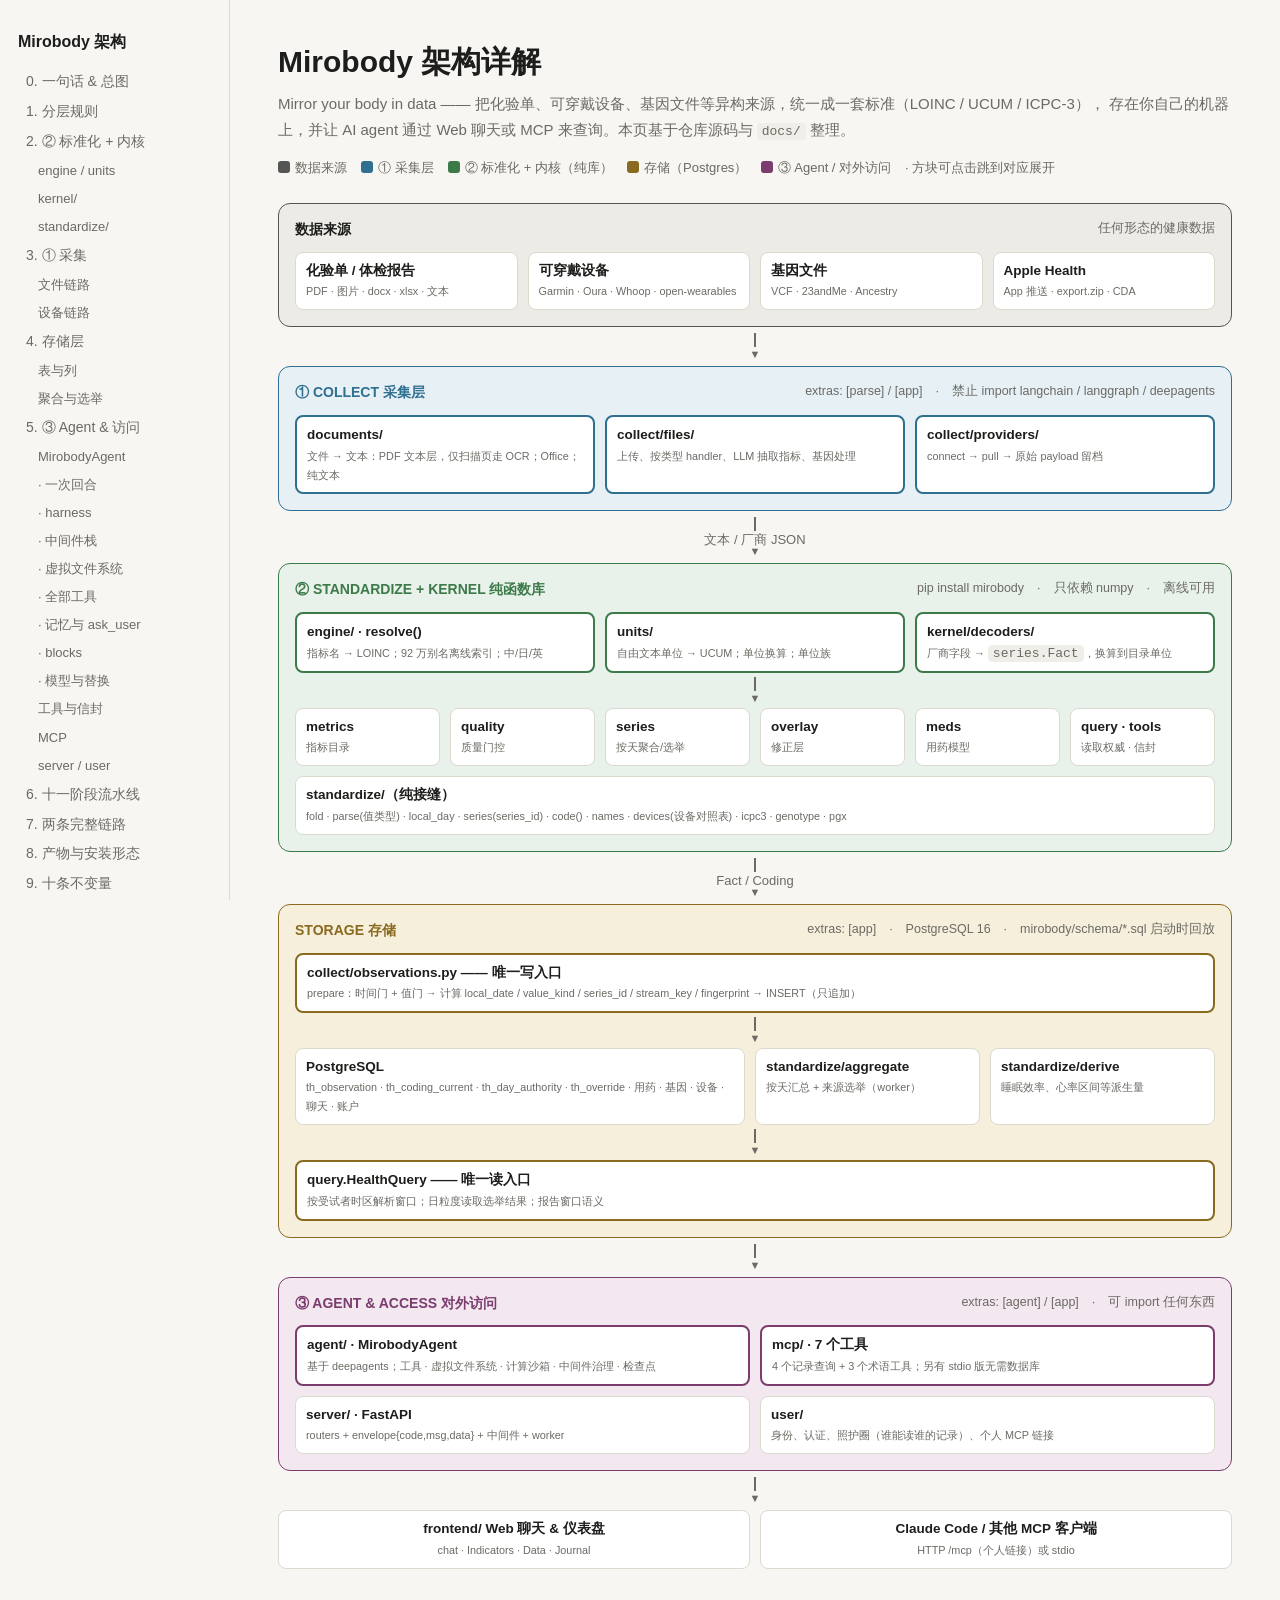
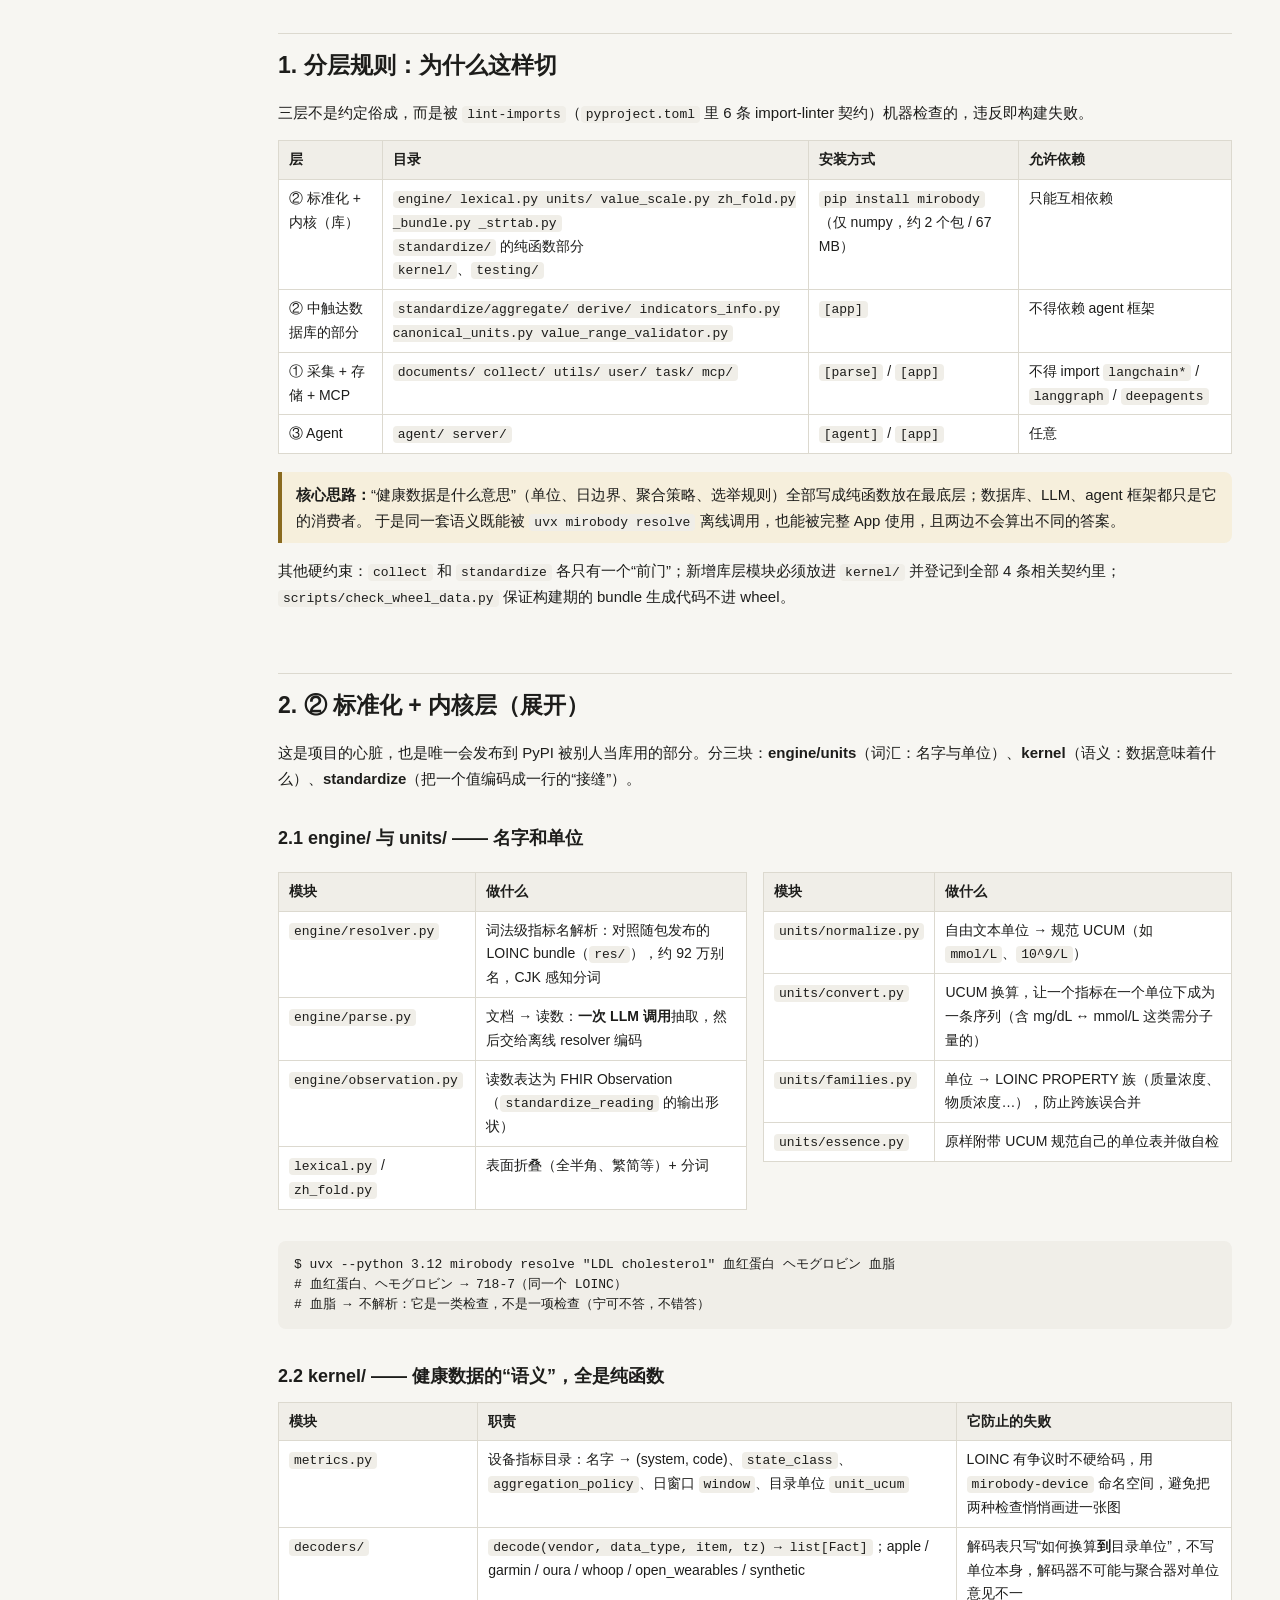
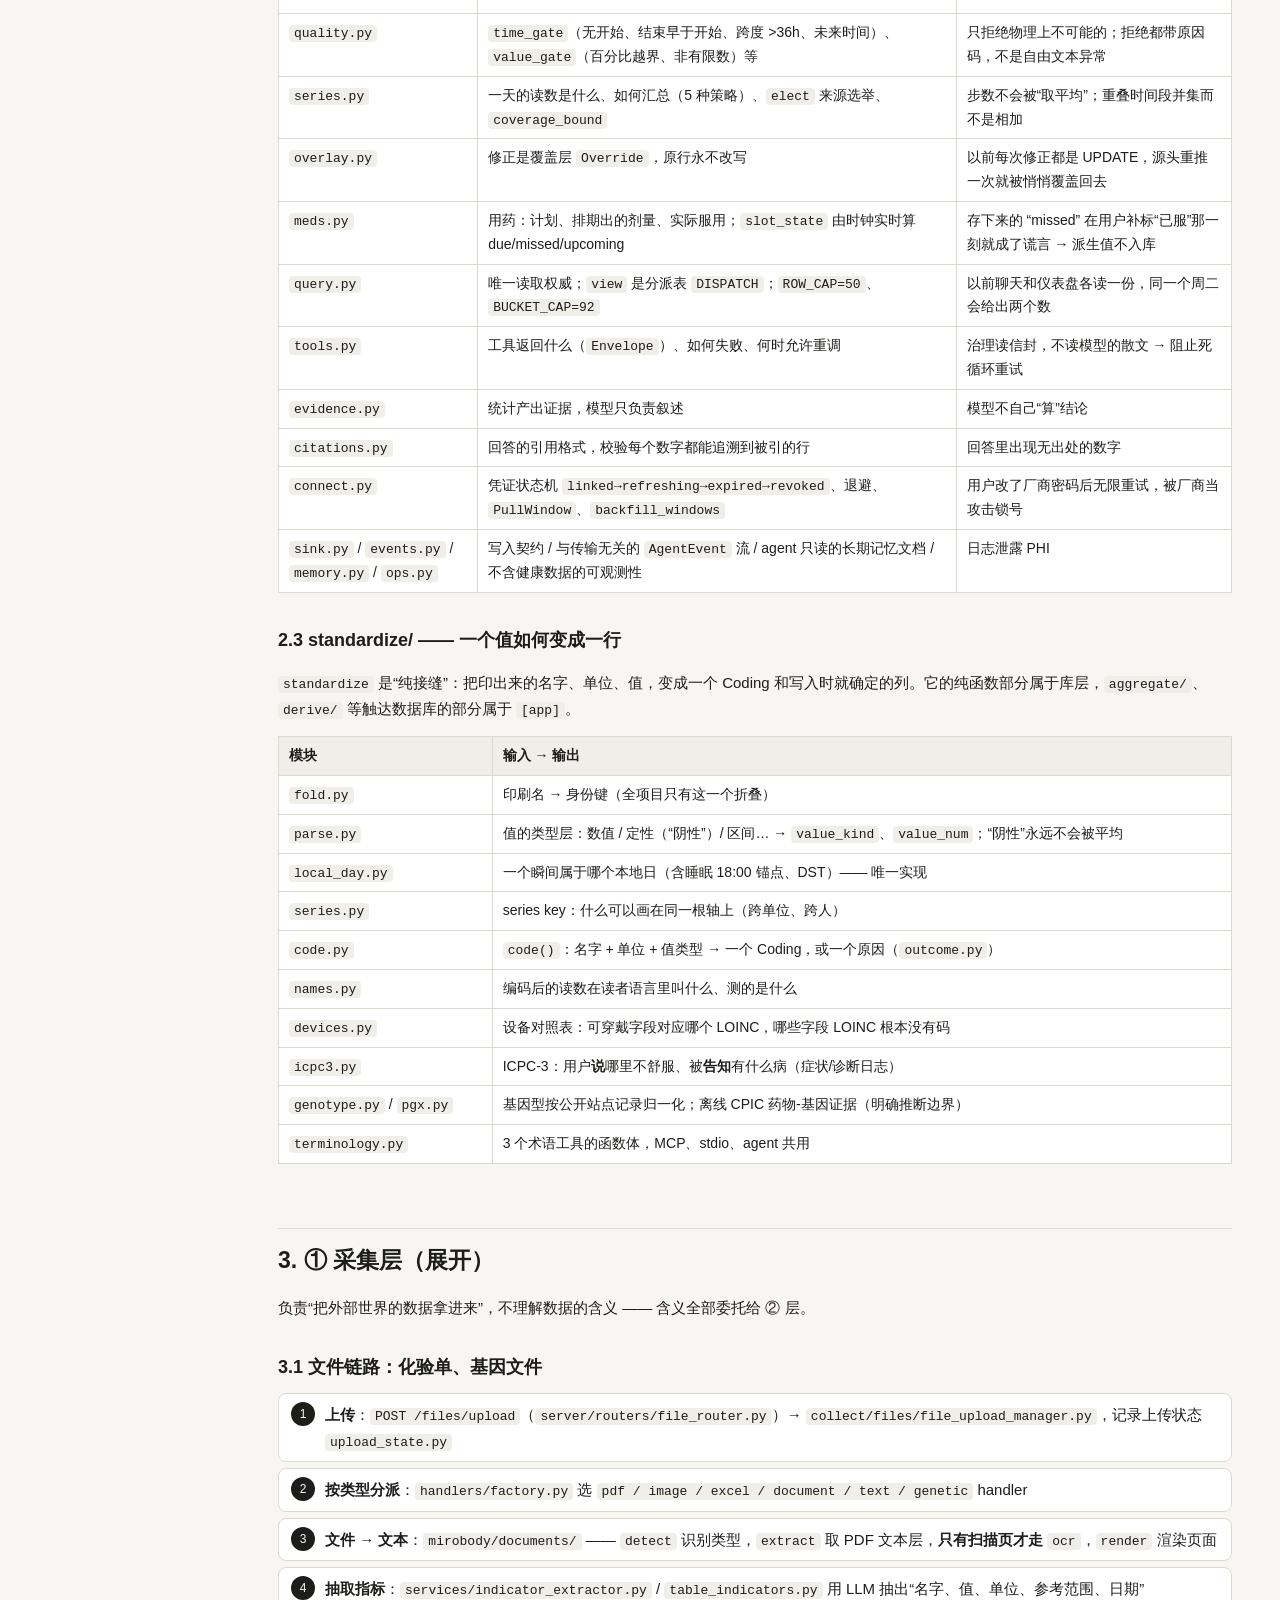
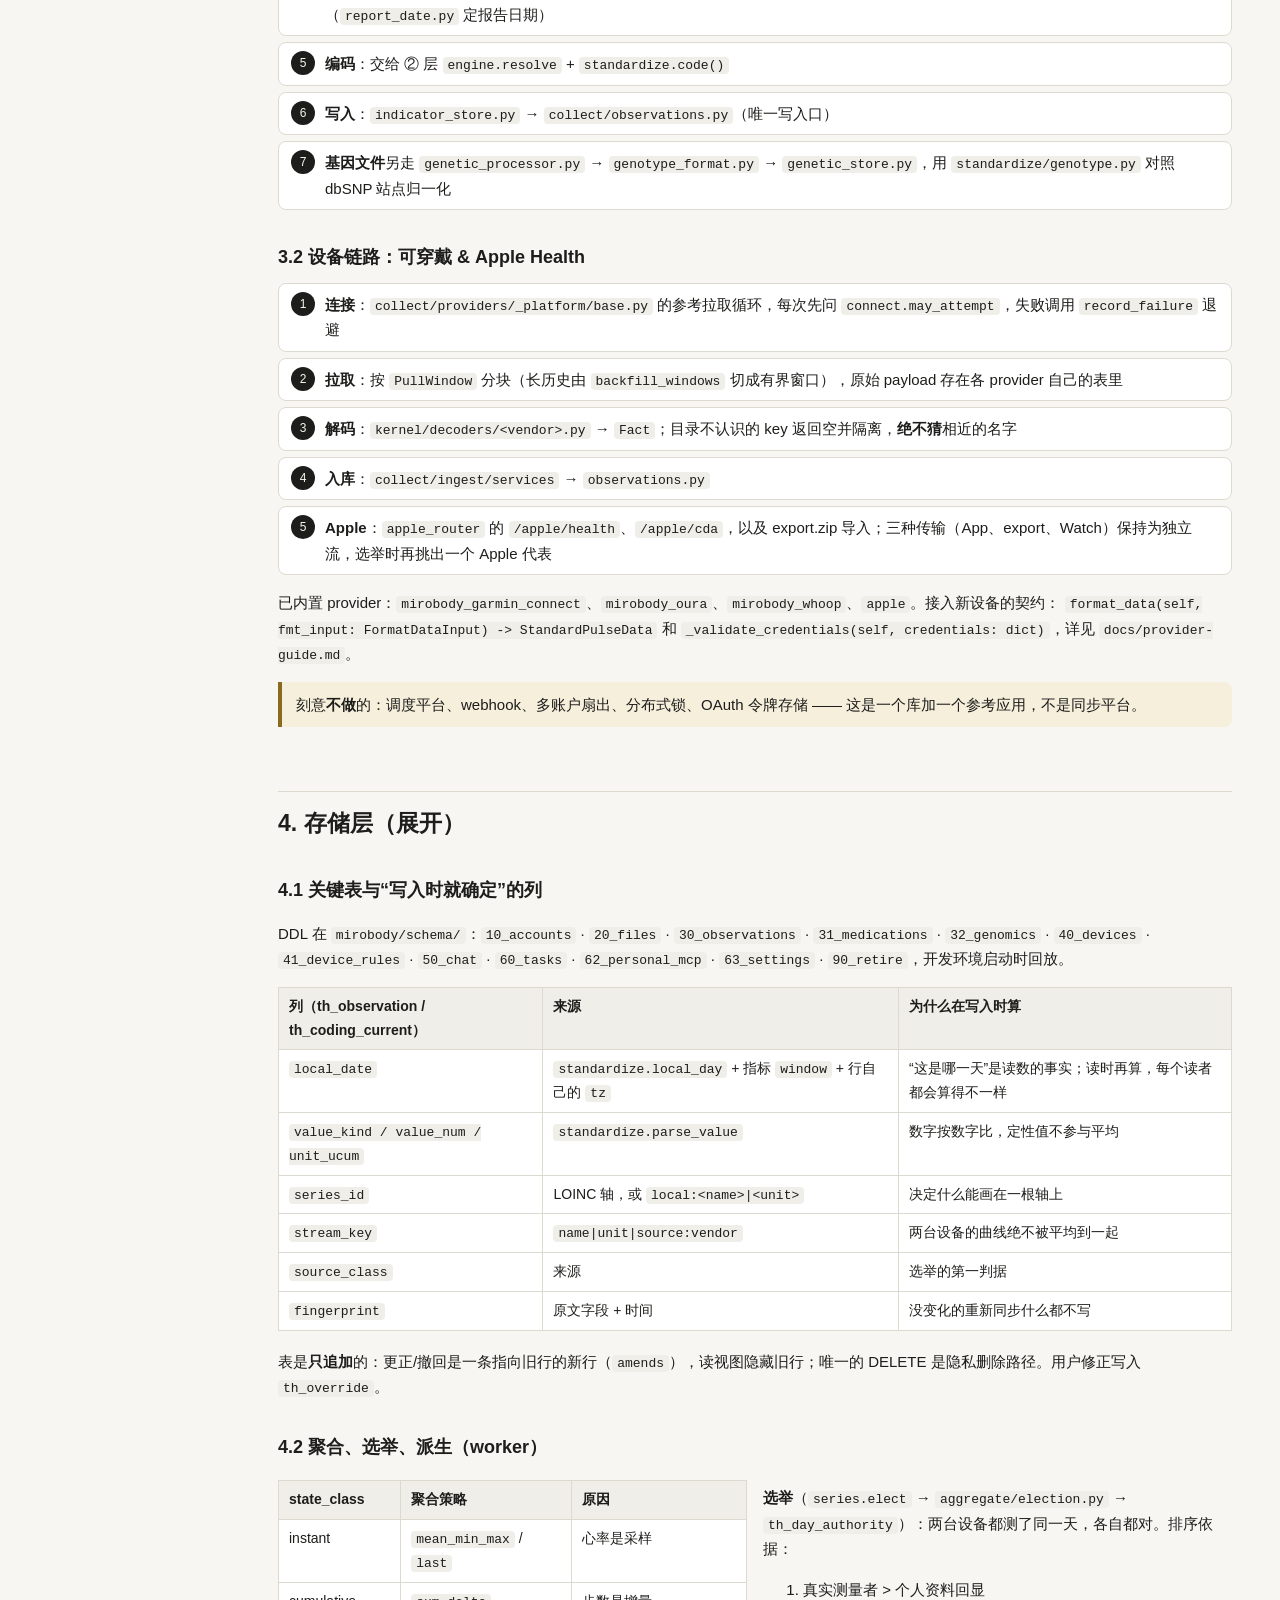
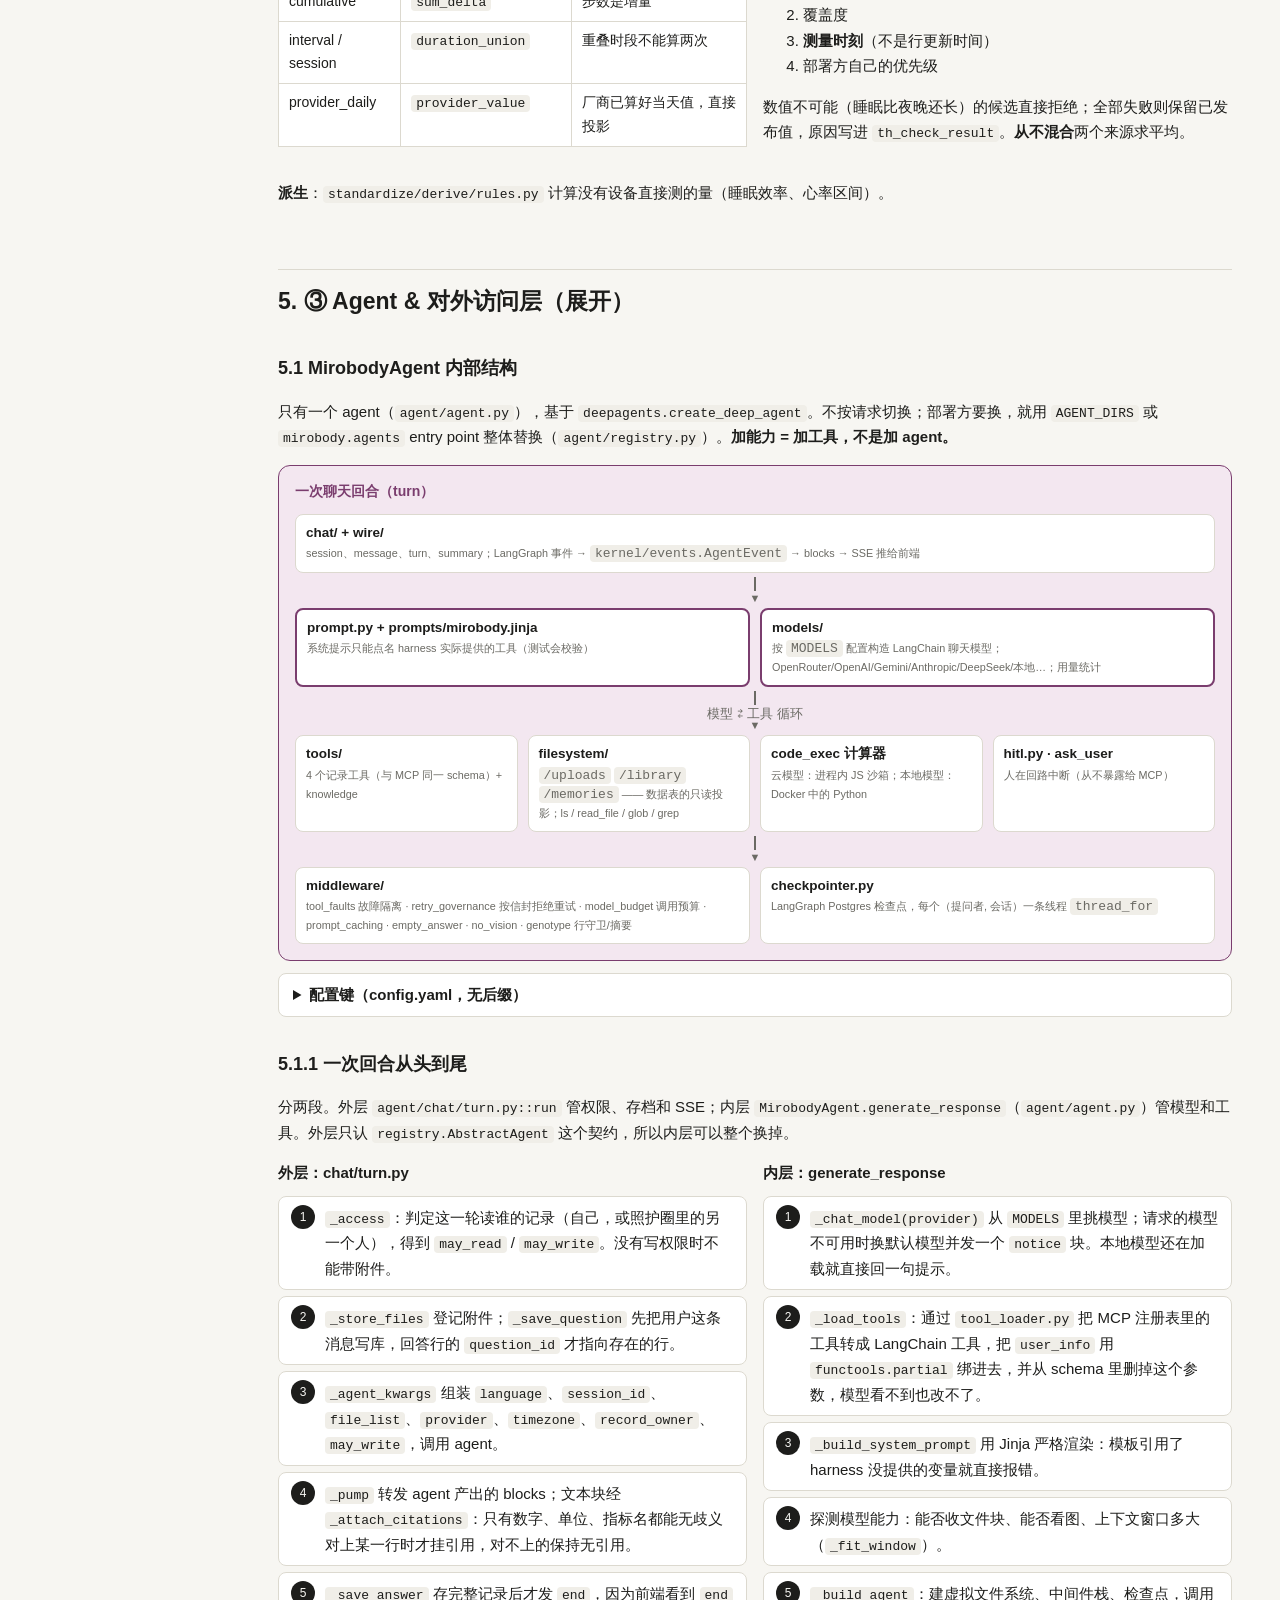
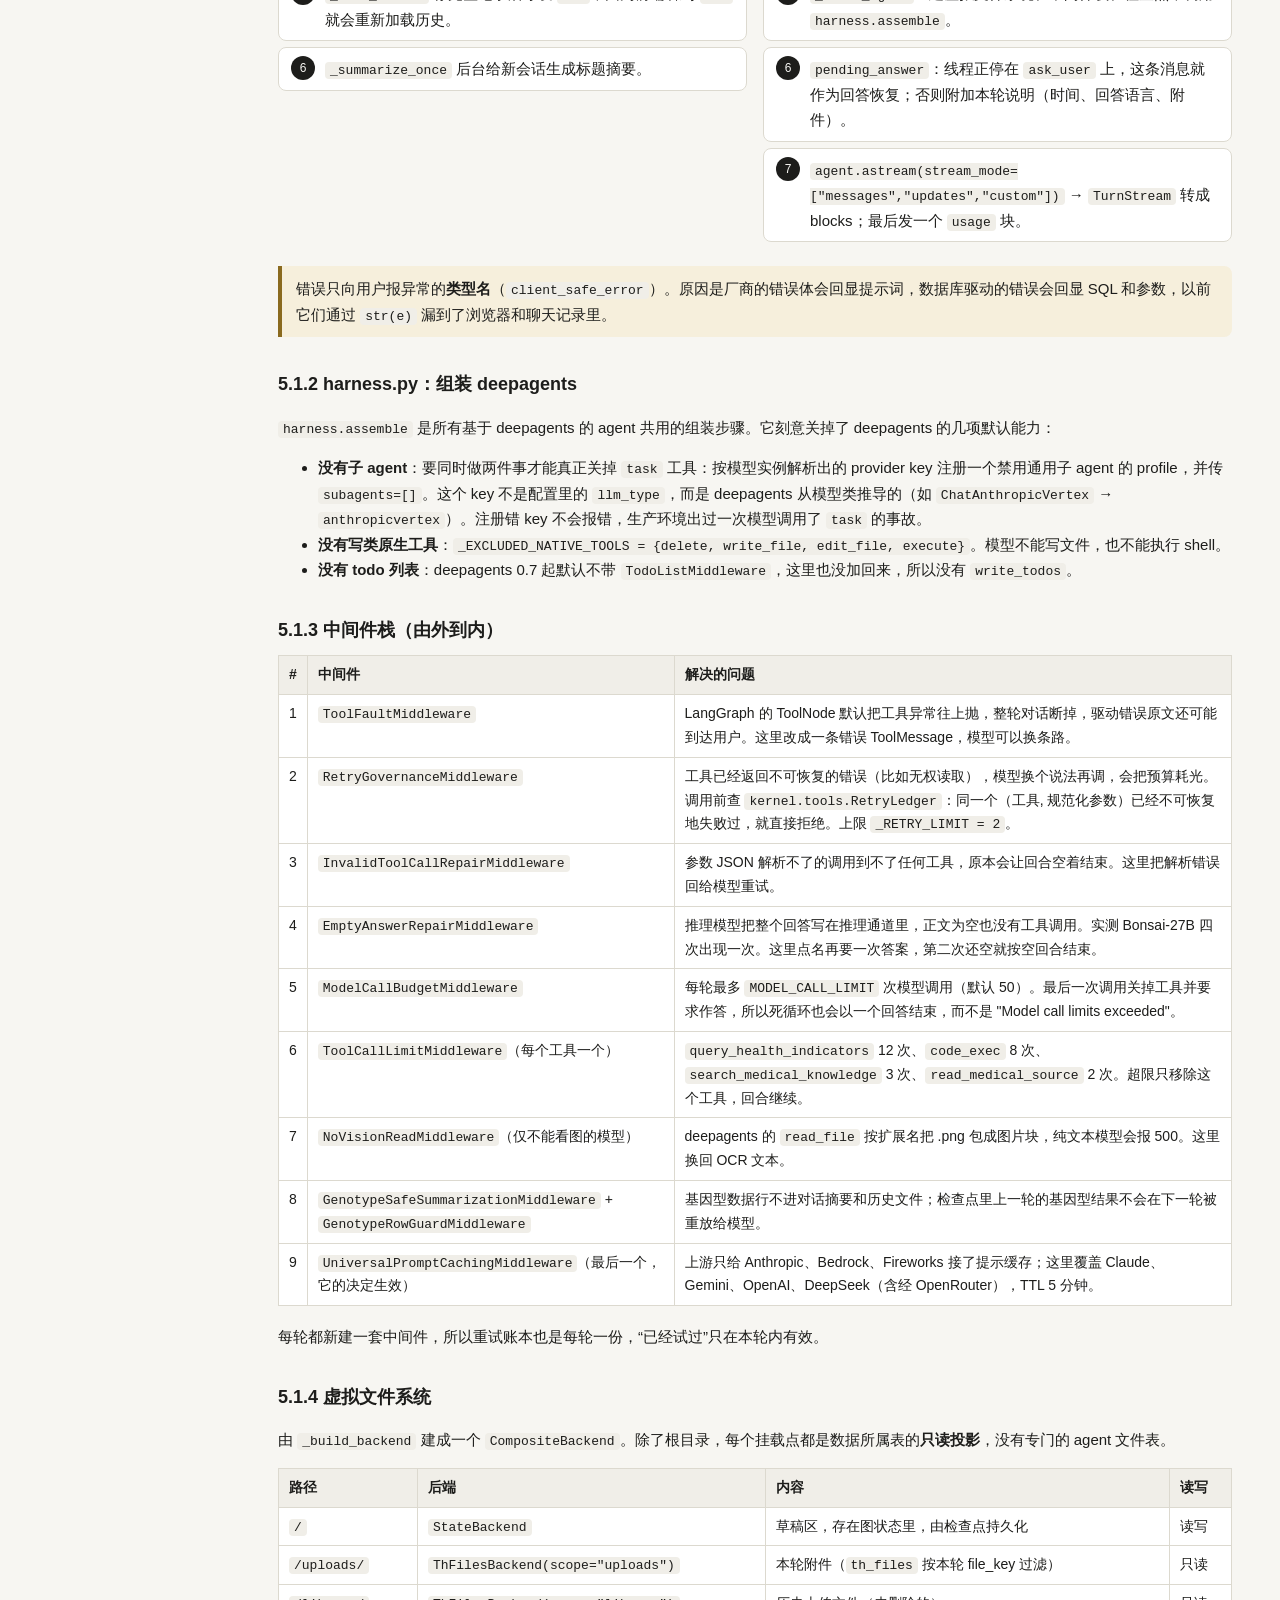
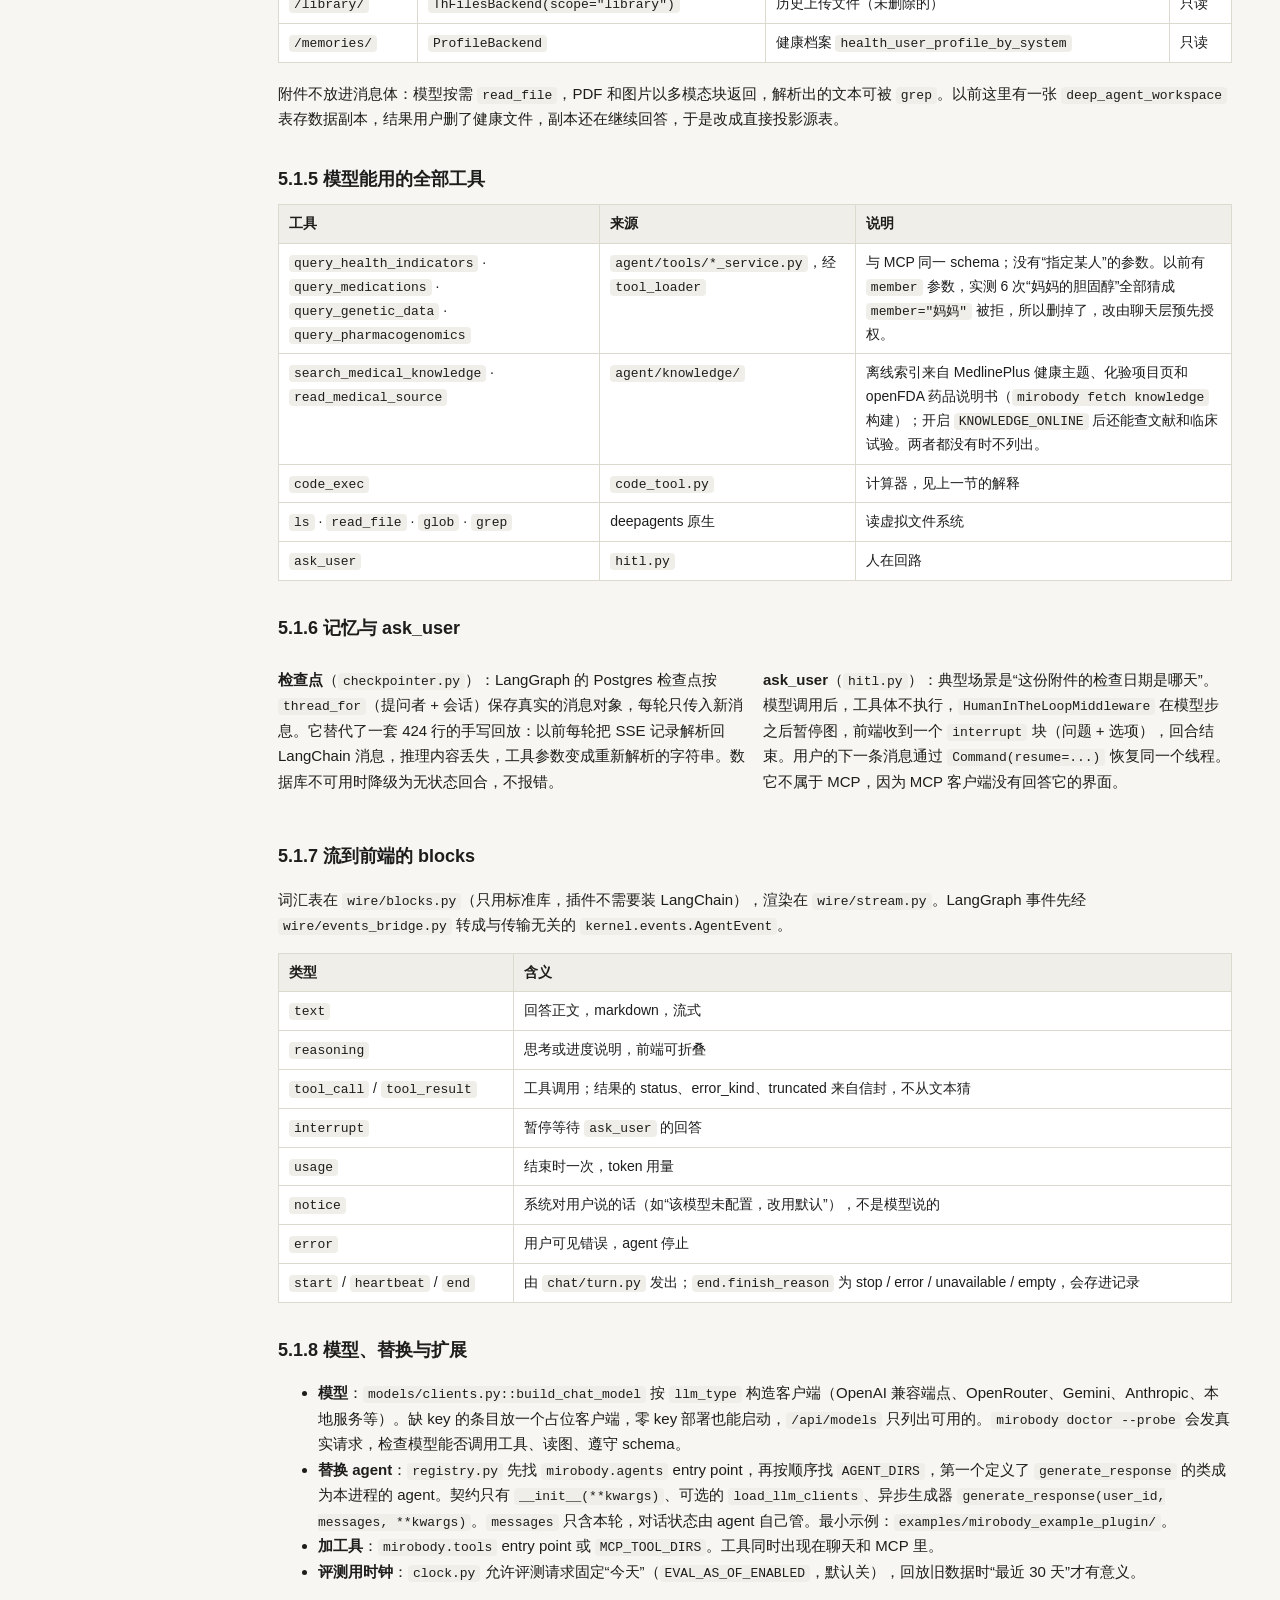
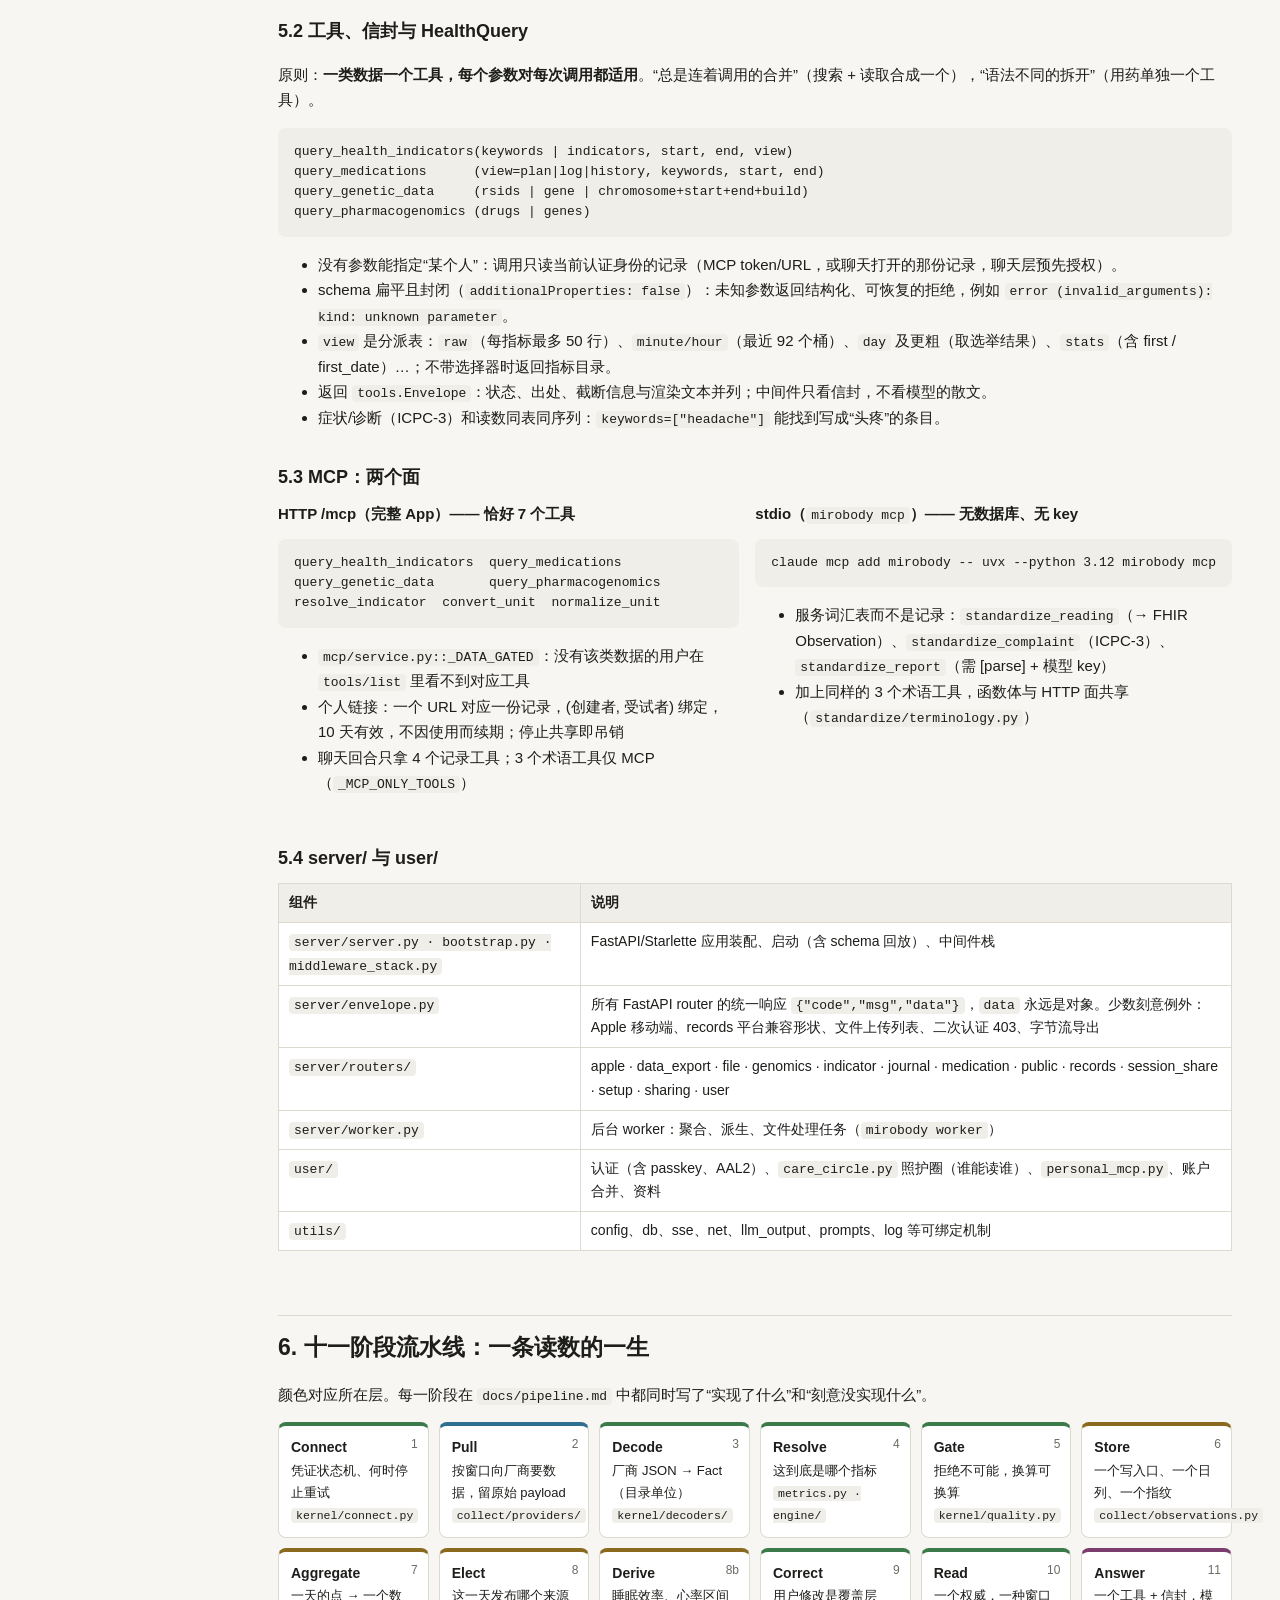
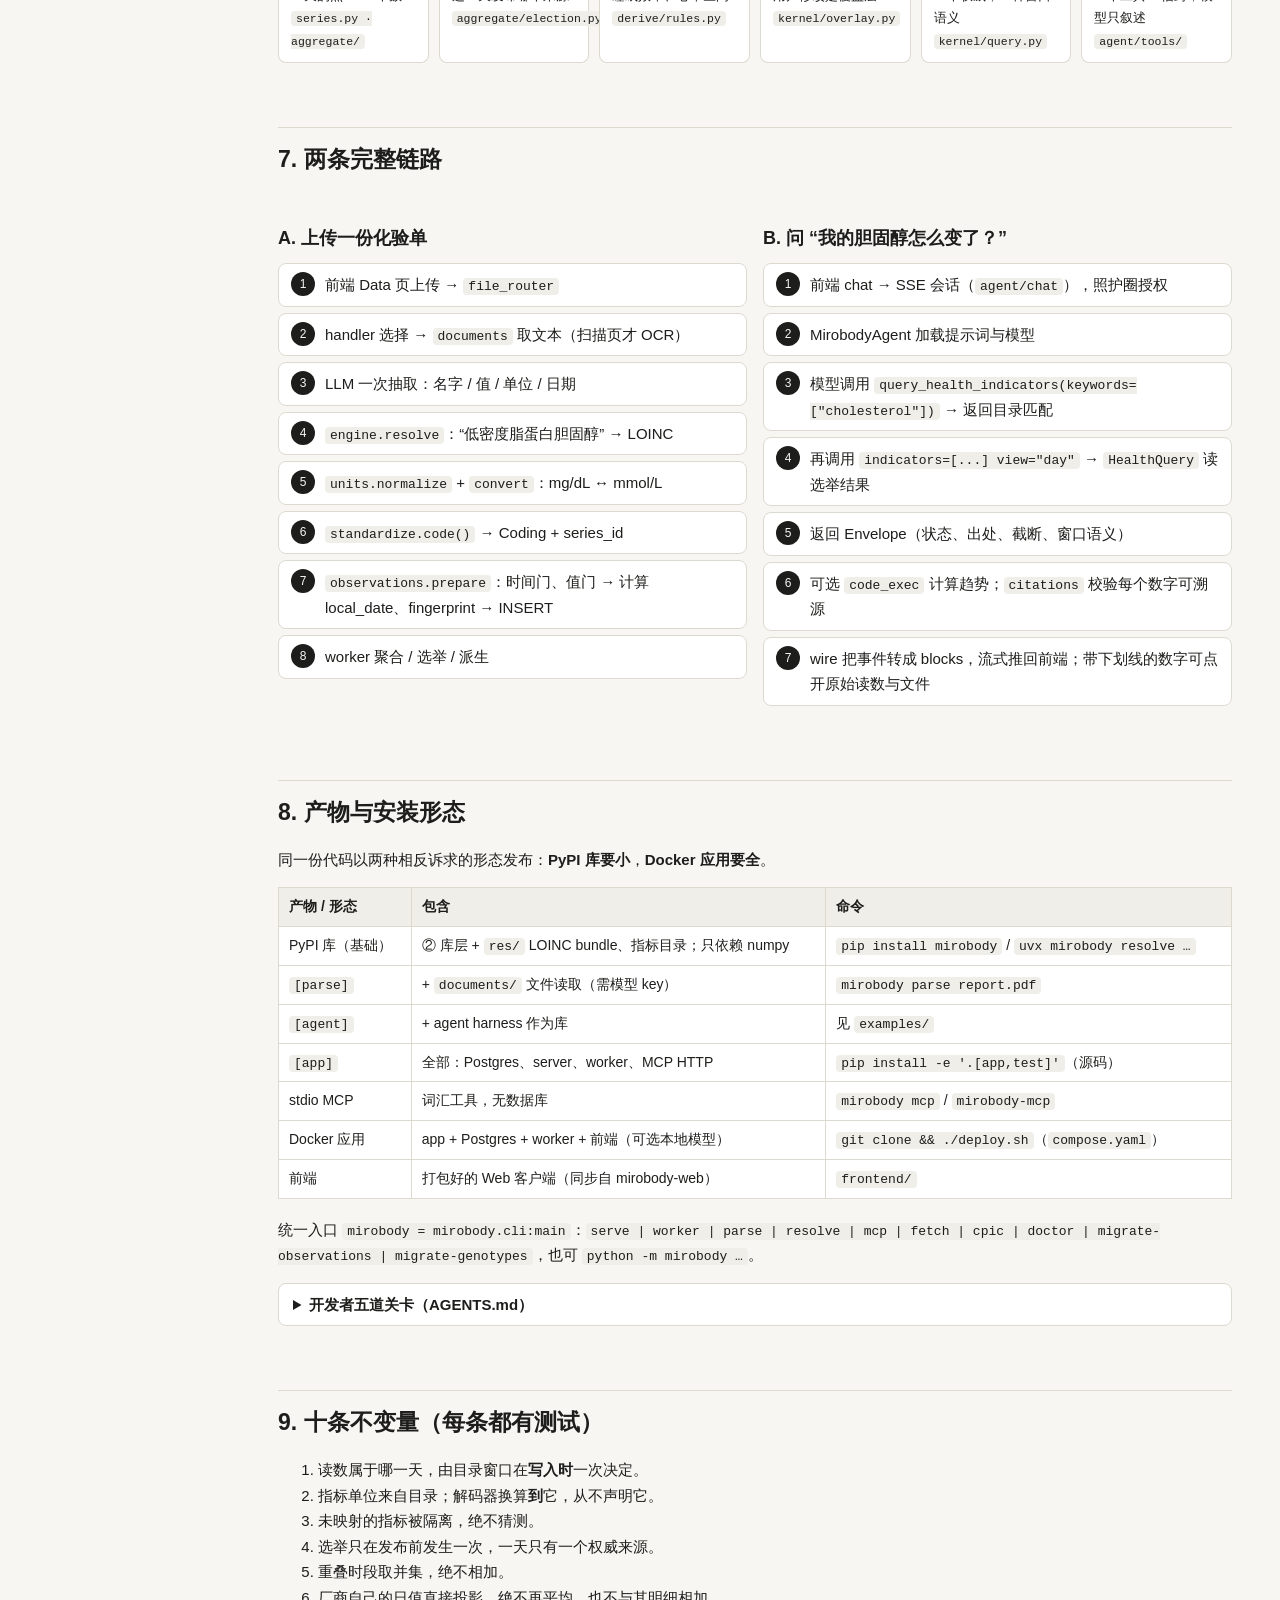
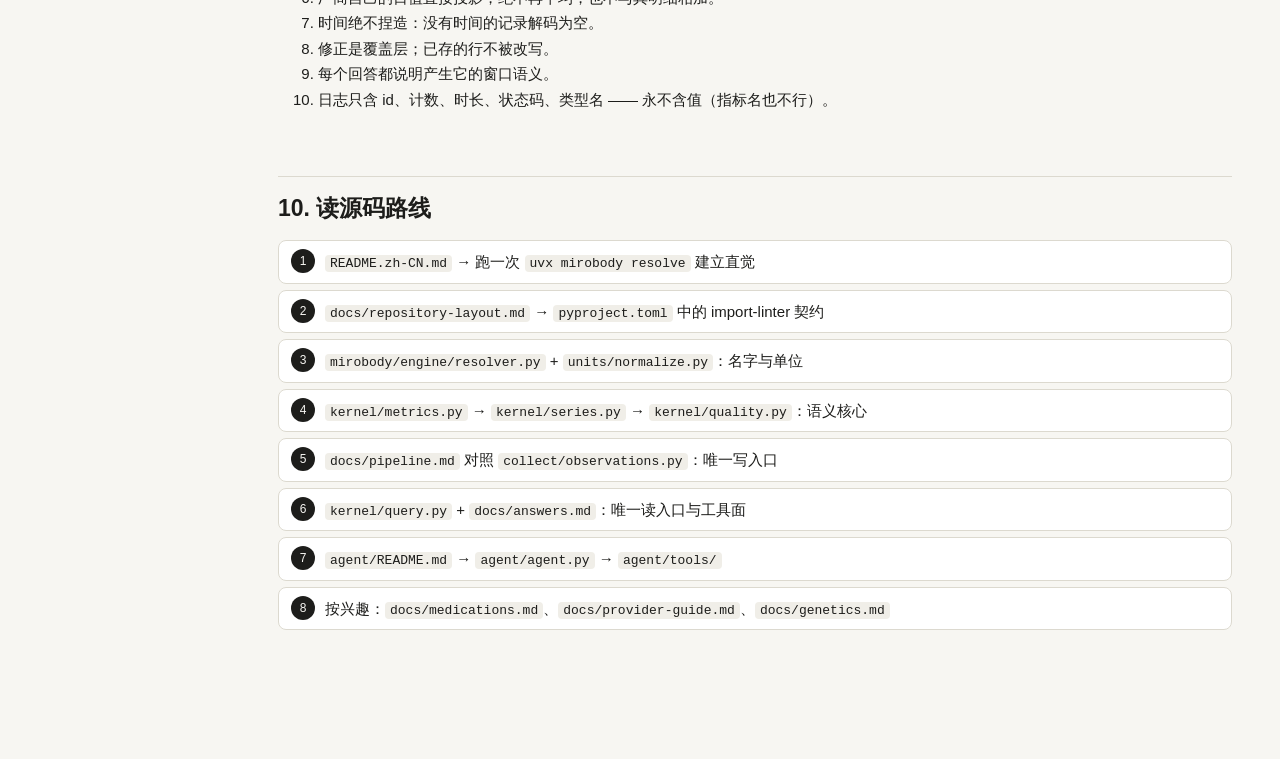
<file: learn/architecture.html>
<!doctype html>
<html lang="zh-CN">
<head>
<meta charset="utf-8">
<meta name="viewport" content="width=device-width, initial-scale=1">
<title>Mirobody 架构详解</title>
<style>
  :root{
    --bg:#f7f6f2; --panel:#ffffff; --ink:#1d1d1b; --muted:#6b6a64; --line:#dcd9cf;
    --l1:#2f6f8f; --l1bg:#e6f0f5;
    --l2:#3d7a4a; --l2bg:#e8f2ea;
    --st:#8a6a1f; --stbg:#f6efdc;
    --l3:#7a3d6e; --l3bg:#f3e7f0;
    --src:#555;   --srcbg:#ecebe6;
    --code:#f0eee8;
  }
  @media (prefers-color-scheme: dark){
    :root{
      --bg:#17171a; --panel:#202024; --ink:#ecebe6; --muted:#a3a29c; --line:#3a3a40;
      --l1:#7fb8d6; --l1bg:#1f2d35; --l2:#8cc79a; --l2bg:#1f2e23;
      --st:#d9b866; --stbg:#2f2a1c; --l3:#d39ac6; --l3bg:#2f2230;
      --src:#bbb; --srcbg:#2a2a2e; --code:#2a2a2f;
    }
  }
  *{box-sizing:border-box}
  body{margin:0;background:var(--bg);color:var(--ink);
       font:15px/1.7 -apple-system,BlinkMacSystemFont,"PingFang SC","Hiragino Sans GB","Segoe UI",sans-serif}
  .wrap{display:grid;grid-template-columns:230px 1fr;max-width:1280px;margin:0 auto}
  nav{position:sticky;top:0;height:100vh;overflow:auto;padding:28px 18px;border-right:1px solid var(--line)}
  nav b{display:block;margin-bottom:12px;font-size:16px}
  nav a{display:block;color:var(--muted);text-decoration:none;padding:3px 8px;border-radius:6px;font-size:14px}
  nav a:hover{background:var(--panel);color:var(--ink)}
  nav .sub{padding-left:20px;font-size:13px}
  main{padding:36px 48px 120px;min-width:0}
  h1{font-size:30px;margin:0 0 4px}
  h2{font-size:23px;margin:64px 0 12px;padding-top:12px;border-top:1px solid var(--line)}
  h3{font-size:18px;margin:32px 0 8px}
  p.lead{color:var(--muted);margin-top:0}
  code{font:13px/1.4 ui-monospace,SFMono-Regular,Menlo,monospace;background:var(--code);padding:1px 5px;border-radius:4px}
  pre{background:var(--code);padding:14px 16px;border-radius:8px;overflow:auto;font:13px/1.55 ui-monospace,Menlo,monospace}
  pre code{background:none;padding:0}
  table{border-collapse:collapse;width:100%;margin:10px 0 18px;font-size:14px;background:var(--panel)}
  th,td{border:1px solid var(--line);padding:7px 10px;text-align:left;vertical-align:top}
  th{background:var(--code);font-weight:600}
  .note{border-left:4px solid var(--st);background:var(--stbg);padding:10px 14px;border-radius:0 8px 8px 0;margin:14px 0}

  /* ---------- the big diagram ---------- */
  .arch{display:flex;flex-direction:column;gap:0;margin:24px 0}
  .band{border-radius:12px;padding:14px 16px 16px;position:relative;border:1.5px solid}
  .band .tag{font-weight:700;font-size:14px;margin-bottom:10px;display:flex;justify-content:space-between;gap:12px;flex-wrap:wrap}
  .band .tag span{font-weight:400;color:var(--muted);font-size:12.5px}
  .row{display:grid;gap:10px}
  .box{background:var(--panel);border:1px solid var(--line);border-radius:8px;padding:8px 10px;font-size:13px;line-height:1.45;
       text-decoration:none;color:inherit;display:block;transition:transform .12s, box-shadow .12s}
  a.box:hover{transform:translateY(-2px);box-shadow:0 4px 14px rgba(0,0,0,.12)}
  .box b{display:block;font-size:13.5px;margin-bottom:2px}
  .box small{color:var(--muted)}
  .box.key{border-width:2px}
  .arrow{text-align:center;color:var(--muted);font-size:13px;line-height:1;padding:6px 0}
  .arrow::before{content:"";display:block;width:2px;height:14px;background:var(--muted);margin:0 auto 2px}
  .arrow::after{content:"▼";display:block;font-size:11px}
  .b-src{border-color:var(--src);background:var(--srcbg)}
  .b-l1{border-color:var(--l1);background:var(--l1bg)} .b-l1 .tag{color:var(--l1)} .b-l1 .box.key{border-color:var(--l1)}
  .b-l2{border-color:var(--l2);background:var(--l2bg)} .b-l2 .tag{color:var(--l2)} .b-l2 .box.key{border-color:var(--l2)}
  .b-st{border-color:var(--st);background:var(--stbg)} .b-st .tag{color:var(--st)} .b-st .box.key{border-color:var(--st)}
  .b-l3{border-color:var(--l3);background:var(--l3bg)} .b-l3 .tag{color:var(--l3)} .b-l3 .box.key{border-color:var(--l3)}
  .legend{display:flex;gap:14px;flex-wrap:wrap;font-size:13px;color:var(--muted)}
  .legend i{display:inline-block;width:12px;height:12px;border-radius:3px;margin-right:5px;vertical-align:-1px}

  /* ---------- pipeline ---------- */
  .pipe{display:grid;grid-template-columns:repeat(auto-fill,minmax(150px,1fr));gap:10px;counter-reset:s}
  .stage{background:var(--panel);border:1px solid var(--line);border-radius:8px;padding:10px 12px;font-size:13px;position:relative}
  .stage b{display:block;font-size:14px}
  .stage .n{position:absolute;top:8px;right:10px;color:var(--muted);font-size:12px}
  .stage code{font-size:11.5px}
  .stage.c1{border-top:4px solid var(--l1)} .stage.c2{border-top:4px solid var(--l2)}
  .stage.cs{border-top:4px solid var(--st)} .stage.c3{border-top:4px solid var(--l3)}

  /* ---------- sequence ---------- */
  .seq{counter-reset:q;list-style:none;padding:0;margin:10px 0}
  .seq li{counter-increment:q;position:relative;padding:8px 12px 8px 46px;margin:6px 0;background:var(--panel);border:1px solid var(--line);border-radius:8px}
  .seq li::before{content:counter(q);position:absolute;left:12px;top:8px;width:24px;height:24px;border-radius:50%;
                  background:var(--ink);color:var(--bg);font-size:12px;text-align:center;line-height:24px}
  details{background:var(--panel);border:1px solid var(--line);border-radius:8px;padding:8px 14px;margin:10px 0}
  details summary{cursor:pointer;font-weight:600}
  .cols{display:grid;grid-template-columns:1fr 1fr;gap:16px}
  @media (max-width:900px){.wrap{grid-template-columns:1fr} nav{display:none} main{padding:20px} .cols{grid-template-columns:1fr}}
</style>
</head>
<body>
<div class="wrap">
<nav>
  <b>Mirobody 架构</b>
  <a href="#overview">0. 一句话 &amp; 总图</a>
  <a href="#rules">1. 分层规则</a>
  <a href="#l2">2. ② 标准化 + 内核</a>
  <a class="sub" href="#l2-engine">engine / units</a>
  <a class="sub" href="#l2-kernel">kernel/</a>
  <a class="sub" href="#l2-std">standardize/</a>
  <a href="#l1">3. ① 采集</a>
  <a class="sub" href="#l1-files">文件链路</a>
  <a class="sub" href="#l1-devices">设备链路</a>
  <a href="#store">4. 存储层</a>
  <a class="sub" href="#store-tables">表与列</a>
  <a class="sub" href="#store-agg">聚合与选举</a>
  <a href="#l3">5. ③ Agent &amp; 访问</a>
  <a class="sub" href="#l3-agent">MirobodyAgent</a>
  <a class="sub" href="#agent-turn">· 一次回合</a>
  <a class="sub" href="#agent-harness">· harness</a>
  <a class="sub" href="#agent-mw">· 中间件栈</a>
  <a class="sub" href="#agent-fs">· 虚拟文件系统</a>
  <a class="sub" href="#agent-toolset">· 全部工具</a>
  <a class="sub" href="#agent-memory">· 记忆与 ask_user</a>
  <a class="sub" href="#agent-wire">· blocks</a>
  <a class="sub" href="#agent-replace">· 模型与替换</a>
  <a class="sub" href="#l3-tools">工具与信封</a>
  <a class="sub" href="#l3-mcp">MCP</a>
  <a class="sub" href="#l3-server">server / user</a>
  <a href="#pipeline">6. 十一阶段流水线</a>
  <a href="#flows">7. 两条完整链路</a>
  <a href="#artifacts">8. 产物与安装形态</a>
  <a href="#invariants">9. 十条不变量</a>
  <a href="#reading">10. 读源码路线</a>
</nav>

<main>
<h1 id="overview">Mirobody 架构详解</h1>
<p class="lead">Mirror your body in data —— 把化验单、可穿戴设备、基因文件等异构来源，统一成一套标准（LOINC / UCUM / ICPC-3），
存在你自己的机器上，并让 AI agent 通过 Web 聊天或 MCP 来查询。本页基于仓库源码与 <code>docs/</code> 整理。</p>

<div class="legend">
  <span><i style="background:var(--src)"></i>数据来源</span>
  <span><i style="background:var(--l1)"></i>① 采集层</span>
  <span><i style="background:var(--l2)"></i>② 标准化 + 内核（纯库）</span>
  <span><i style="background:var(--st)"></i>存储（Postgres）</span>
  <span><i style="background:var(--l3)"></i>③ Agent / 对外访问</span>
  <span>· 方块可点击跳到对应展开</span>
</div>

<div class="arch">
  <div class="band b-src">
    <div class="tag">数据来源 <span>任何形态的健康数据</span></div>
    <div class="row" style="grid-template-columns:repeat(4,1fr)">
      <a class="box" href="#l1-files"><b>化验单 / 体检报告</b><small>PDF · 图片 · docx · xlsx · 文本</small></a>
      <a class="box" href="#l1-devices"><b>可穿戴设备</b><small>Garmin · Oura · Whoop · open-wearables</small></a>
      <a class="box" href="#l1-files"><b>基因文件</b><small>VCF · 23andMe · Ancestry</small></a>
      <a class="box" href="#l1-devices"><b>Apple Health</b><small>App 推送 · export.zip · CDA</small></a>
    </div>
  </div>
  <div class="arrow"></div>

  <div class="band b-l1">
    <div class="tag">① COLLECT 采集层 <span>extras: [parse] / [app]　·　禁止 import langchain / langgraph / deepagents</span></div>
    <div class="row" style="grid-template-columns:1fr 1fr 1fr">
      <a class="box key" href="#l1-files"><b>documents/</b><small>文件 → 文本：PDF 文本层，仅扫描页走 OCR；Office；纯文本</small></a>
      <a class="box key" href="#l1-files"><b>collect/files/</b><small>上传、按类型 handler、LLM 抽取指标、基因处理</small></a>
      <a class="box key" href="#l1-devices"><b>collect/providers/</b><small>connect → pull → 原始 payload 留档</small></a>
    </div>
  </div>
  <div class="arrow">文本 / 厂商 JSON</div>

  <div class="band b-l2">
    <div class="tag">② STANDARDIZE + KERNEL 纯函数库 <span>pip install mirobody　·　只依赖 numpy　·　离线可用</span></div>
    <div class="row" style="grid-template-columns:1fr 1fr 1fr">
      <a class="box key" href="#l2-engine"><b>engine/ · resolve()</b><small>指标名 → LOINC；92 万别名离线索引；中/日/英</small></a>
      <a class="box key" href="#l2-engine"><b>units/</b><small>自由文本单位 → UCUM；单位换算；单位族</small></a>
      <a class="box key" href="#l2-kernel"><b>kernel/decoders/</b><small>厂商字段 → <code>series.Fact</code>，换算到目录单位</small></a>
    </div>
    <div class="arrow" style="padding:4px 0"></div>
    <div class="row" style="grid-template-columns:repeat(6,1fr)">
      <a class="box" href="#l2-kernel"><b>metrics</b><small>指标目录</small></a>
      <a class="box" href="#l2-kernel"><b>quality</b><small>质量门控</small></a>
      <a class="box" href="#l2-kernel"><b>series</b><small>按天聚合/选举</small></a>
      <a class="box" href="#l2-kernel"><b>overlay</b><small>修正层</small></a>
      <a class="box" href="#l2-kernel"><b>meds</b><small>用药模型</small></a>
      <a class="box" href="#l2-kernel"><b>query · tools</b><small>读取权威 · 信封</small></a>
    </div>
    <div class="row" style="grid-template-columns:1fr;margin-top:10px">
      <a class="box" href="#l2-std"><b>standardize/（纯接缝）</b><small>fold · parse(值类型) · local_day · series(series_id) · code() · names · devices(设备对照表) · icpc3 · genotype · pgx</small></a>
    </div>
  </div>
  <div class="arrow">Fact / Coding</div>

  <div class="band b-st">
    <div class="tag">STORAGE 存储 <span>extras: [app]　·　PostgreSQL 16　·　mirobody/schema/*.sql 启动时回放</span></div>
    <div class="row" style="grid-template-columns:1fr">
      <a class="box key" href="#store-tables"><b>collect/observations.py —— 唯一写入口</b><small>prepare：时间门 + 值门 → 计算 local_date / value_kind / series_id / stream_key / fingerprint → INSERT（只追加）</small></a>
    </div>
    <div class="arrow" style="padding:4px 0"></div>
    <div class="row" style="grid-template-columns:2fr 1fr 1fr">
      <a class="box" href="#store-tables"><b>PostgreSQL</b><small>th_observation · th_coding_current · th_day_authority · th_override · 用药 · 基因 · 设备 · 聊天 · 账户</small></a>
      <a class="box" href="#store-agg"><b>standardize/aggregate</b><small>按天汇总 + 来源选举（worker）</small></a>
      <a class="box" href="#store-agg"><b>standardize/derive</b><small>睡眠效率、心率区间等派生量</small></a>
    </div>
    <div class="arrow" style="padding:4px 0"></div>
    <div class="row" style="grid-template-columns:1fr">
      <a class="box key" href="#l3-tools"><b>query.HealthQuery —— 唯一读入口</b><small>按受试者时区解析窗口；日粒度读取选举结果；报告窗口语义</small></a>
    </div>
  </div>
  <div class="arrow"></div>

  <div class="band b-l3">
    <div class="tag">③ AGENT &amp; ACCESS 对外访问 <span>extras: [agent] / [app]　·　可 import 任何东西</span></div>
    <div class="row" style="grid-template-columns:1fr 1fr">
      <a class="box key" href="#l3-agent"><b>agent/ · MirobodyAgent</b><small>基于 deepagents；工具 · 虚拟文件系统 · 计算沙箱 · 中间件治理 · 检查点</small></a>
      <a class="box key" href="#l3-mcp"><b>mcp/ · 7 个工具</b><small>4 个记录查询 + 3 个术语工具；另有 stdio 版无需数据库</small></a>
    </div>
    <div class="row" style="grid-template-columns:1fr 1fr;margin-top:10px">
      <a class="box" href="#l3-server"><b>server/ · FastAPI</b><small>routers + envelope{code,msg,data} + 中间件 + worker</small></a>
      <a class="box" href="#l3-server"><b>user/</b><small>身份、认证、照护圈（谁能读谁的记录）、个人 MCP 链接</small></a>
    </div>
  </div>
  <div class="arrow"></div>
  <div class="row" style="grid-template-columns:1fr 1fr">
    <div class="box" style="text-align:center"><b>frontend/ Web 聊天 &amp; 仪表盘</b><small>chat · Indicators · Data · Journal</small></div>
    <div class="box" style="text-align:center"><b>Claude Code / 其他 MCP 客户端</b><small>HTTP /mcp（个人链接）或 stdio</small></div>
  </div>
</div>

<!-- ================================================================ -->
<h2 id="rules">1. 分层规则：为什么这样切</h2>
<p>三层不是约定俗成，而是被 <code>lint-imports</code>（<code>pyproject.toml</code> 里 6 条 import-linter 契约）机器检查的，违反即构建失败。</p>
<table>
  <tr><th>层</th><th>目录</th><th>安装方式</th><th>允许依赖</th></tr>
  <tr><td>② 标准化 + 内核（库）</td><td><code>engine/ lexical.py units/ value_scale.py zh_fold.py _bundle.py _strtab.py</code><br><code>standardize/</code> 的纯函数部分<br><code>kernel/</code>、<code>testing/</code></td><td><code>pip install mirobody</code>（仅 numpy，约 2 个包 / 67 MB）</td><td>只能互相依赖</td></tr>
  <tr><td>② 中触达数据库的部分</td><td><code>standardize/aggregate/ derive/ indicators_info.py canonical_units.py value_range_validator.py</code></td><td><code>[app]</code></td><td>不得依赖 agent 框架</td></tr>
  <tr><td>① 采集 + 存储 + MCP</td><td><code>documents/ collect/ utils/ user/ task/ mcp/</code></td><td><code>[parse]</code> / <code>[app]</code></td><td>不得 import <code>langchain*</code> / <code>langgraph</code> / <code>deepagents</code></td></tr>
  <tr><td>③ Agent</td><td><code>agent/ server/</code></td><td><code>[agent]</code> / <code>[app]</code></td><td>任意</td></tr>
</table>
<div class="note"><b>核心思路：</b>“健康数据是什么意思”（单位、日边界、聚合策略、选举规则）全部写成纯函数放在最底层；数据库、LLM、agent 框架都只是它的消费者。
于是同一套语义既能被 <code>uvx mirobody resolve</code> 离线调用，也能被完整 App 使用，且两边不会算出不同的答案。</div>
<p>其他硬约束：<code>collect</code> 和 <code>standardize</code> 各只有一个“前门”；新增库层模块必须放进 <code>kernel/</code> 并登记到全部 4 条相关契约里；<code>scripts/check_wheel_data.py</code> 保证构建期的 bundle 生成代码不进 wheel。</p>

<!-- ================================================================ -->
<h2 id="l2">2. ② 标准化 + 内核层（展开）</h2>
<p>这是项目的心脏，也是唯一会发布到 PyPI 被别人当库用的部分。分三块：<b>engine/units</b>（词汇：名字与单位）、<b>kernel</b>（语义：数据意味着什么）、<b>standardize</b>（把一个值编码成一行的“接缝”）。</p>

<h3 id="l2-engine">2.1 engine/ 与 units/ —— 名字和单位</h3>
<div class="cols">
<div>
<table>
  <tr><th>模块</th><th>做什么</th></tr>
  <tr><td><code>engine/resolver.py</code></td><td>词法级指标名解析：对照随包发布的 LOINC bundle（<code>res/</code>），约 92 万别名，CJK 感知分词</td></tr>
  <tr><td><code>engine/parse.py</code></td><td>文档 → 读数：<b>一次 LLM 调用</b>抽取，然后交给离线 resolver 编码</td></tr>
  <tr><td><code>engine/observation.py</code></td><td>读数表达为 FHIR Observation（<code>standardize_reading</code> 的输出形状）</td></tr>
  <tr><td><code>lexical.py</code> / <code>zh_fold.py</code></td><td>表面折叠（全半角、繁简等）+ 分词</td></tr>
</table>
</div>
<div>
<table>
  <tr><th>模块</th><th>做什么</th></tr>
  <tr><td><code>units/normalize.py</code></td><td>自由文本单位 → 规范 UCUM（如 <code>mmol/L</code>、<code>10^9/L</code>）</td></tr>
  <tr><td><code>units/convert.py</code></td><td>UCUM 换算，让一个指标在一个单位下成为一条序列（含 mg/dL ↔ mmol/L 这类需分子量的）</td></tr>
  <tr><td><code>units/families.py</code></td><td>单位 → LOINC PROPERTY 族（质量浓度、物质浓度…），防止跨族误合并</td></tr>
  <tr><td><code>units/essence.py</code></td><td>原样附带 UCUM 规范自己的单位表并做自检</td></tr>
</table>
</div>
</div>
<pre><code>$ uvx --python 3.12 mirobody resolve "LDL cholesterol" 血红蛋白 ヘモグロビン 血脂
# 血红蛋白、ヘモグロビン → 718-7（同一个 LOINC）
# 血脂 → 不解析：它是一类检查，不是一项检查（宁可不答，不错答）</code></pre>

<h3 id="l2-kernel">2.2 kernel/ —— 健康数据的“语义”，全是纯函数</h3>
<table>
  <tr><th>模块</th><th>职责</th><th>它防止的失败</th></tr>
  <tr><td><code>metrics.py</code></td><td>设备指标目录：名字 → (system, code)、<code>state_class</code>、<code>aggregation_policy</code>、日窗口 <code>window</code>、目录单位 <code>unit_ucum</code></td><td>LOINC 有争议时不硬给码，用 <code>mirobody-device</code> 命名空间，避免把两种检查悄悄画进一张图</td></tr>
  <tr><td><code>decoders/</code></td><td><code>decode(vendor, data_type, item, tz) → list[Fact]</code>；apple / garmin / oura / whoop / open_wearables / synthetic</td><td>解码表只写“如何换算<b>到</b>目录单位”，不写单位本身，解码器不可能与聚合器对单位意见不一</td></tr>
  <tr><td><code>quality.py</code></td><td><code>time_gate</code>（无开始、结束早于开始、跨度 &gt;36h、未来时间）、<code>value_gate</code>（百分比越界、非有限数）等</td><td>只拒绝物理上不可能的；拒绝都带原因码，不是自由文本异常</td></tr>
  <tr><td><code>series.py</code></td><td>一天的读数是什么、如何汇总（5 种策略）、<code>elect</code> 来源选举、<code>coverage_bound</code></td><td>步数不会被“取平均”；重叠时间段并集而不是相加</td></tr>
  <tr><td><code>overlay.py</code></td><td>修正是覆盖层 <code>Override</code>，原行永不改写</td><td>以前每次修正都是 UPDATE，源头重推一次就被悄悄覆盖回去</td></tr>
  <tr><td><code>meds.py</code></td><td>用药：计划、排期出的剂量、实际服用；<code>slot_state</code> 由时钟实时算 due/missed/upcoming</td><td>存下来的 “missed” 在用户补标“已服”那一刻就成了谎言 → 派生值不入库</td></tr>
  <tr><td><code>query.py</code></td><td>唯一读取权威；<code>view</code> 是分派表 <code>DISPATCH</code>；<code>ROW_CAP=50</code>、<code>BUCKET_CAP=92</code></td><td>以前聊天和仪表盘各读一份，同一个周二会给出两个数</td></tr>
  <tr><td><code>tools.py</code></td><td>工具返回什么（<code>Envelope</code>）、如何失败、何时允许重调</td><td>治理读信封，不读模型的散文 → 阻止死循环重试</td></tr>
  <tr><td><code>evidence.py</code></td><td>统计产出证据，模型只负责叙述</td><td>模型不自己“算”结论</td></tr>
  <tr><td><code>citations.py</code></td><td>回答的引用格式，校验每个数字都能追溯到被引的行</td><td>回答里出现无出处的数字</td></tr>
  <tr><td><code>connect.py</code></td><td>凭证状态机 <code>linked→refreshing→expired→revoked</code>、退避、<code>PullWindow</code>、<code>backfill_windows</code></td><td>用户改了厂商密码后无限重试，被厂商当攻击锁号</td></tr>
  <tr><td><code>sink.py</code> / <code>events.py</code> / <code>memory.py</code> / <code>ops.py</code></td><td>写入契约 / 与传输无关的 <code>AgentEvent</code> 流 / agent 只读的长期记忆文档 / 不含健康数据的可观测性</td><td>日志泄露 PHI</td></tr>
</table>

<h3 id="l2-std">2.3 standardize/ —— 一个值如何变成一行</h3>
<p><code>standardize</code> 是“纯接缝”：把印出来的名字、单位、值，变成一个 Coding 和写入时就确定的列。它的纯函数部分属于库层，<code>aggregate/</code>、<code>derive/</code> 等触达数据库的部分属于 <code>[app]</code>。</p>
<table>
  <tr><th>模块</th><th>输入 → 输出</th></tr>
  <tr><td><code>fold.py</code></td><td>印刷名 → 身份键（全项目只有这一个折叠）</td></tr>
  <tr><td><code>parse.py</code></td><td>值的类型层：数值 / 定性（“阴性”）/ 区间… → <code>value_kind</code>、<code>value_num</code>；“阴性”永远不会被平均</td></tr>
  <tr><td><code>local_day.py</code></td><td>一个瞬间属于哪个本地日（含睡眠 18:00 锚点、DST）—— 唯一实现</td></tr>
  <tr><td><code>series.py</code></td><td>series key：什么可以画在同一根轴上（跨单位、跨人）</td></tr>
  <tr><td><code>code.py</code></td><td><code>code()</code>：名字 + 单位 + 值类型 → 一个 Coding，或一个原因（<code>outcome.py</code>）</td></tr>
  <tr><td><code>names.py</code></td><td>编码后的读数在读者语言里叫什么、测的是什么</td></tr>
  <tr><td><code>devices.py</code></td><td>设备对照表：可穿戴字段对应哪个 LOINC，哪些字段 LOINC 根本没有码</td></tr>
  <tr><td><code>icpc3.py</code></td><td>ICPC-3：用户<b>说</b>哪里不舒服、被<b>告知</b>有什么病（症状/诊断日志）</td></tr>
  <tr><td><code>genotype.py</code> / <code>pgx.py</code></td><td>基因型按公开站点记录归一化；离线 CPIC 药物-基因证据（明确推断边界）</td></tr>
  <tr><td><code>terminology.py</code></td><td>3 个术语工具的函数体，MCP、stdio、agent 共用</td></tr>
</table>

<!-- ================================================================ -->
<h2 id="l1">3. ① 采集层（展开）</h2>
<p>负责“把外部世界的数据拿进来”，不理解数据的含义 —— 含义全部委托给 ② 层。</p>

<h3 id="l1-files">3.1 文件链路：化验单、基因文件</h3>
<ol class="seq">
  <li><b>上传</b>：<code>POST /files/upload</code>（<code>server/routers/file_router.py</code>）→ <code>collect/files/file_upload_manager.py</code>，记录上传状态 <code>upload_state.py</code></li>
  <li><b>按类型分派</b>：<code>handlers/factory.py</code> 选 <code>pdf / image / excel / document / text / genetic</code> handler</li>
  <li><b>文件 → 文本</b>：<code>mirobody/documents/</code> —— <code>detect</code> 识别类型，<code>extract</code> 取 PDF 文本层，<b>只有扫描页才走 <code>ocr</code></b>，<code>render</code> 渲染页面</li>
  <li><b>抽取指标</b>：<code>services/indicator_extractor.py</code> / <code>table_indicators.py</code> 用 LLM 抽出“名字、值、单位、参考范围、日期”（<code>report_date.py</code> 定报告日期）</li>
  <li><b>编码</b>：交给 ② 层 <code>engine.resolve</code> + <code>standardize.code()</code></li>
  <li><b>写入</b>：<code>indicator_store.py</code> → <code>collect/observations.py</code>（唯一写入口）</li>
  <li><b>基因文件</b>另走 <code>genetic_processor.py</code> → <code>genotype_format.py</code> → <code>genetic_store.py</code>，用 <code>standardize/genotype.py</code> 对照 dbSNP 站点归一化</li>
</ol>

<h3 id="l1-devices">3.2 设备链路：可穿戴 &amp; Apple Health</h3>
<ol class="seq">
  <li><b>连接</b>：<code>collect/providers/_platform/base.py</code> 的参考拉取循环，每次先问 <code>connect.may_attempt</code>，失败调用 <code>record_failure</code> 退避</li>
  <li><b>拉取</b>：按 <code>PullWindow</code> 分块（长历史由 <code>backfill_windows</code> 切成有界窗口），原始 payload 存在各 provider 自己的表里</li>
  <li><b>解码</b>：<code>kernel/decoders/&lt;vendor&gt;.py</code> → <code>Fact</code>；目录不认识的 key 返回空并隔离，<b>绝不猜</b>相近的名字</li>
  <li><b>入库</b>：<code>collect/ingest/services</code> → <code>observations.py</code></li>
  <li><b>Apple</b>：<code>apple_router</code> 的 <code>/apple/health</code>、<code>/apple/cda</code>，以及 export.zip 导入；三种传输（App、export、Watch）保持为独立流，选举时再挑出一个 Apple 代表</li>
</ol>
<p>已内置 provider：<code>mirobody_garmin_connect</code>、<code>mirobody_oura</code>、<code>mirobody_whoop</code>、<code>apple</code>。接入新设备的契约：
<code>format_data(self, fmt_input: FormatDataInput) -&gt; StandardPulseData</code> 和 <code>_validate_credentials(self, credentials: dict)</code>，详见 <code>docs/provider-guide.md</code>。</p>
<div class="note">刻意<b>不做</b>的：调度平台、webhook、多账户扇出、分布式锁、OAuth 令牌存储 —— 这是一个库加一个参考应用，不是同步平台。</div>

<!-- ================================================================ -->
<h2 id="store">4. 存储层（展开）</h2>
<h3 id="store-tables">4.1 关键表与“写入时就确定”的列</h3>
<p>DDL 在 <code>mirobody/schema/</code>：<code>10_accounts</code> · <code>20_files</code> · <code>30_observations</code> · <code>31_medications</code> · <code>32_genomics</code> · <code>40_devices</code> · <code>41_device_rules</code> · <code>50_chat</code> · <code>60_tasks</code> · <code>62_personal_mcp</code> · <code>63_settings</code> · <code>90_retire</code>，开发环境启动时回放。</p>
<table>
  <tr><th>列（th_observation / th_coding_current）</th><th>来源</th><th>为什么在写入时算</th></tr>
  <tr><td><code>local_date</code></td><td><code>standardize.local_day</code> + 指标 <code>window</code> + 行自己的 <code>tz</code></td><td>“这是哪一天”是读数的事实；读时再算，每个读者都会算得不一样</td></tr>
  <tr><td><code>value_kind / value_num / unit_ucum</code></td><td><code>standardize.parse_value</code></td><td>数字按数字比，定性值不参与平均</td></tr>
  <tr><td><code>series_id</code></td><td>LOINC 轴，或 <code>local:&lt;name&gt;|&lt;unit&gt;</code></td><td>决定什么能画在一根轴上</td></tr>
  <tr><td><code>stream_key</code></td><td><code>name|unit|source:vendor</code></td><td>两台设备的曲线绝不被平均到一起</td></tr>
  <tr><td><code>source_class</code></td><td>来源</td><td>选举的第一判据</td></tr>
  <tr><td><code>fingerprint</code></td><td>原文字段 + 时间</td><td>没变化的重新同步什么都不写</td></tr>
</table>
<p>表是<b>只追加</b>的：更正/撤回是一条指向旧行的新行（<code>amends</code>），读视图隐藏旧行；唯一的 DELETE 是隐私删除路径。用户修正写入 <code>th_override</code>。</p>

<h3 id="store-agg">4.2 聚合、选举、派生（worker）</h3>
<div class="cols">
<div>
<table>
  <tr><th>state_class</th><th>聚合策略</th><th>原因</th></tr>
  <tr><td>instant</td><td><code>mean_min_max</code> / <code>last</code></td><td>心率是采样</td></tr>
  <tr><td>cumulative</td><td><code>sum_delta</code></td><td>步数是增量</td></tr>
  <tr><td>interval / session</td><td><code>duration_union</code></td><td>重叠时段不能算两次</td></tr>
  <tr><td>provider_daily</td><td><code>provider_value</code></td><td>厂商已算好当天值，直接投影</td></tr>
</table>
</div>
<div>
<p><b>选举</b>（<code>series.elect</code> → <code>aggregate/election.py</code> → <code>th_day_authority</code>）：两台设备都测了同一天，各自都对。排序依据：</p>
<ol>
  <li>真实测量者 &gt; 个人资料回显</li>
  <li>覆盖度</li>
  <li><b>测量时刻</b>（不是行更新时间）</li>
  <li>部署方自己的优先级</li>
</ol>
<p>数值不可能（睡眠比夜晚还长）的候选直接拒绝；全部失败则保留已发布值，原因写进 <code>th_check_result</code>。<b>从不混合</b>两个来源求平均。</p>
</div>
</div>
<p><b>派生</b>：<code>standardize/derive/rules.py</code> 计算没有设备直接测的量（睡眠效率、心率区间）。</p>

<!-- ================================================================ -->
<h2 id="l3">5. ③ Agent &amp; 对外访问层（展开）</h2>

<h3 id="l3-agent">5.1 MirobodyAgent 内部结构</h3>
<p>只有一个 agent（<code>agent/agent.py</code>），基于 <code>deepagents.create_deep_agent</code>。不按请求切换；部署方要换，就用 <code>AGENT_DIRS</code> 或 <code>mirobody.agents</code> entry point 整体替换（<code>agent/registry.py</code>）。<b>加能力 = 加工具，不是加 agent。</b></p>

<div class="arch" style="margin:12px 0">
  <div class="band b-l3">
    <div class="tag">一次聊天回合（turn）</div>
    <div class="row" style="grid-template-columns:1fr">
      <div class="box"><b>chat/ + wire/</b><small>session、message、turn、summary；LangGraph 事件 → <code>kernel/events.AgentEvent</code> → blocks → SSE 推给前端</small></div>
    </div>
    <div class="arrow" style="padding:4px 0"></div>
    <div class="row" style="grid-template-columns:1fr 1fr">
      <div class="box key"><b>prompt.py + prompts/mirobody.jinja</b><small>系统提示只能点名 harness 实际提供的工具（测试会校验）</small></div>
      <div class="box key"><b>models/</b><small>按 <code>MODELS</code> 配置构造 LangChain 聊天模型；OpenRouter/OpenAI/Gemini/Anthropic/DeepSeek/本地…；用量统计</small></div>
    </div>
    <div class="arrow" style="padding:4px 0">模型 ⇄ 工具 循环</div>
    <div class="row" style="grid-template-columns:repeat(4,1fr)">
      <div class="box"><b>tools/</b><small>4 个记录工具（与 MCP 同一 schema）+ knowledge</small></div>
      <div class="box"><b>filesystem/</b><small><code>/uploads</code> <code>/library</code> <code>/memories</code> —— 数据表的只读投影；ls / read_file / glob / grep</small></div>
      <div class="box"><b>code_exec 计算器</b><small>云模型：进程内 JS 沙箱；本地模型：Docker 中的 Python</small></div>
      <div class="box"><b>hitl.py · ask_user</b><small>人在回路中断（从不暴露给 MCP）</small></div>
    </div>
    <div class="arrow" style="padding:4px 0"></div>
    <div class="row" style="grid-template-columns:1fr 1fr">
      <div class="box"><b>middleware/</b><small>tool_faults 故障隔离 · retry_governance 按信封拒绝重试 · model_budget 调用预算 · prompt_caching · empty_answer · no_vision · genotype 行守卫/摘要</small></div>
      <div class="box"><b>checkpointer.py</b><small>LangGraph Postgres 检查点，每个（提问者, 会话）一条线程 <code>thread_for</code></small></div>
    </div>
  </div>
</div>
<details><summary>配置键（config.yaml，无后缀）</summary>
<pre><code>MODELS:            # 模型选择器：每项一个 LangChain 聊天模型
  claude-sonnet:
    llm_type: openai
    api_key: OPENROUTER_API_KEY
    base_url: https://openrouter.ai/api/v1
    model: anthropic/claude-sonnet-5.5
PROMPTS:  [agent/prompts/mirobody.jinja]
ALLOWED_TOOLS:     # 白名单 或
DISALLOWED_TOOLS:  # 黑名单（写 code_exec 可隐藏计算器）
DEFAULT_MODEL:
AGENT_NAME:        # 提示词里的人设名，默认 "Mirobody"</code></pre>
</details>

<h3 id="agent-turn">5.1.1 一次回合从头到尾</h3>
<p>分两段。外层 <code>agent/chat/turn.py::run</code> 管权限、存档和 SSE；内层 <code>MirobodyAgent.generate_response</code>（<code>agent/agent.py</code>）管模型和工具。外层只认 <code>registry.AbstractAgent</code> 这个契约，所以内层可以整个换掉。</p>
<div class="cols">
<div>
<b>外层：chat/turn.py</b>
<ol class="seq">
  <li><code>_access</code>：判定这一轮读谁的记录（自己，或照护圈里的另一个人），得到 <code>may_read</code> / <code>may_write</code>。没有写权限时不能带附件。</li>
  <li><code>_store_files</code> 登记附件；<code>_save_question</code> 先把用户这条消息写库，回答行的 <code>question_id</code> 才指向存在的行。</li>
  <li><code>_agent_kwargs</code> 组装 <code>language</code>、<code>session_id</code>、<code>file_list</code>、<code>provider</code>、<code>timezone</code>、<code>record_owner</code>、<code>may_write</code>，调用 agent。</li>
  <li><code>_pump</code> 转发 agent 产出的 blocks；文本块经 <code>_attach_citations</code>：只有数字、单位、指标名都能无歧义对上某一行时才挂引用，对不上的保持无引用。</li>
  <li><code>_save_answer</code> 存完整记录后才发 <code>end</code>，因为前端看到 <code>end</code> 就会重新加载历史。</li>
  <li><code>_summarize_once</code> 后台给新会话生成标题摘要。</li>
</ol>
</div>
<div>
<b>内层：generate_response</b>
<ol class="seq">
  <li><code>_chat_model(provider)</code> 从 <code>MODELS</code> 里挑模型；请求的模型不可用时换默认模型并发一个 <code>notice</code> 块。本地模型还在加载就直接回一句提示。</li>
  <li><code>_load_tools</code>：通过 <code>tool_loader.py</code> 把 MCP 注册表里的工具转成 LangChain 工具，把 <code>user_info</code> 用 <code>functools.partial</code> 绑进去，并从 schema 里删掉这个参数，模型看不到也改不了。</li>
  <li><code>_build_system_prompt</code> 用 Jinja 严格渲染：模板引用了 harness 没提供的变量就直接报错。</li>
  <li>探测模型能力：能否收文件块、能否看图、上下文窗口多大（<code>_fit_window</code>）。</li>
  <li><code>_build_agent</code>：建虚拟文件系统、中间件栈、检查点，调用 <code>harness.assemble</code>。</li>
  <li><code>pending_answer</code>：线程正停在 <code>ask_user</code> 上，这条消息就作为回答恢复；否则附加本轮说明（时间、回答语言、附件）。</li>
  <li><code>agent.astream(stream_mode=["messages","updates","custom"])</code> → <code>TurnStream</code> 转成 blocks；最后发一个 <code>usage</code> 块。</li>
</ol>
</div>
</div>
<div class="note">错误只向用户报异常的<b>类型名</b>（<code>client_safe_error</code>）。原因是厂商的错误体会回显提示词，数据库驱动的错误会回显 SQL 和参数，以前它们通过 <code>str(e)</code> 漏到了浏览器和聊天记录里。</div>
<h3 id="agent-harness">5.1.2 harness.py：组装 deepagents</h3>
<p><code>harness.assemble</code> 是所有基于 deepagents 的 agent 共用的组装步骤。它刻意关掉了 deepagents 的几项默认能力：</p>
<ul>
  <li><b>没有子 agent</b>：要同时做两件事才能真正关掉 <code>task</code> 工具：按模型实例解析出的 provider key 注册一个禁用通用子 agent 的 profile，并传 <code>subagents=[]</code>。这个 key 不是配置里的 <code>llm_type</code>，而是 deepagents 从模型类推导的（如 <code>ChatAnthropicVertex</code> → <code>anthropicvertex</code>）。注册错 key 不会报错，生产环境出过一次模型调用了 <code>task</code> 的事故。</li>
  <li><b>没有写类原生工具</b>：<code>_EXCLUDED_NATIVE_TOOLS = {delete, write_file, edit_file, execute}</code>。模型不能写文件，也不能执行 shell。</li>
  <li><b>没有 todo 列表</b>：deepagents 0.7 起默认不带 <code>TodoListMiddleware</code>，这里也没加回来，所以没有 <code>write_todos</code>。</li>
</ul>

<h3 id="agent-mw">5.1.3 中间件栈（由外到内）</h3>
<table>
  <tr><th>#</th><th>中间件</th><th>解决的问题</th></tr>
  <tr><td>1</td><td><code>ToolFaultMiddleware</code></td><td>LangGraph 的 ToolNode 默认把工具异常往上抛，整轮对话断掉，驱动错误原文还可能到达用户。这里改成一条错误 ToolMessage，模型可以换条路。</td></tr>
  <tr><td>2</td><td><code>RetryGovernanceMiddleware</code></td><td>工具已经返回不可恢复的错误（比如无权读取），模型换个说法再调，会把预算耗光。调用前查 <code>kernel.tools.RetryLedger</code>：同一个（工具, 规范化参数）已经不可恢复地失败过，就直接拒绝。上限 <code>_RETRY_LIMIT = 2</code>。</td></tr>
  <tr><td>3</td><td><code>InvalidToolCallRepairMiddleware</code></td><td>参数 JSON 解析不了的调用到不了任何工具，原本会让回合空着结束。这里把解析错误回给模型重试。</td></tr>
  <tr><td>4</td><td><code>EmptyAnswerRepairMiddleware</code></td><td>推理模型把整个回答写在推理通道里，正文为空也没有工具调用。实测 Bonsai-27B 四次出现一次。这里点名再要一次答案，第二次还空就按空回合结束。</td></tr>
  <tr><td>5</td><td><code>ModelCallBudgetMiddleware</code></td><td>每轮最多 <code>MODEL_CALL_LIMIT</code> 次模型调用（默认 50）。最后一次调用关掉工具并要求作答，所以死循环也会以一个回答结束，而不是 "Model call limits exceeded"。</td></tr>
  <tr><td>6</td><td><code>ToolCallLimitMiddleware</code>（每个工具一个）</td><td><code>query_health_indicators</code> 12 次、<code>code_exec</code> 8 次、<code>search_medical_knowledge</code> 3 次、<code>read_medical_source</code> 2 次。超限只移除这个工具，回合继续。</td></tr>
  <tr><td>7</td><td><code>NoVisionReadMiddleware</code>（仅不能看图的模型）</td><td>deepagents 的 <code>read_file</code> 按扩展名把 .png 包成图片块，纯文本模型会报 500。这里换回 OCR 文本。</td></tr>
  <tr><td>8</td><td><code>GenotypeSafeSummarizationMiddleware</code> + <code>GenotypeRowGuardMiddleware</code></td><td>基因型数据行不进对话摘要和历史文件；检查点里上一轮的基因型结果不会在下一轮被重放给模型。</td></tr>
  <tr><td>9</td><td><code>UniversalPromptCachingMiddleware</code>（最后一个，它的决定生效）</td><td>上游只给 Anthropic、Bedrock、Fireworks 接了提示缓存；这里覆盖 Claude、Gemini、OpenAI、DeepSeek（含经 OpenRouter），TTL 5 分钟。</td></tr>
</table>
<p>每轮都新建一套中间件，所以重试账本也是每轮一份，“已经试过”只在本轮内有效。</p>

<h3 id="agent-fs">5.1.4 虚拟文件系统</h3>
<p>由 <code>_build_backend</code> 建成一个 <code>CompositeBackend</code>。除了根目录，每个挂载点都是数据所属表的<b>只读投影</b>，没有专门的 agent 文件表。</p>
<table>
  <tr><th>路径</th><th>后端</th><th>内容</th><th>读写</th></tr>
  <tr><td><code>/</code></td><td><code>StateBackend</code></td><td>草稿区，存在图状态里，由检查点持久化</td><td>读写</td></tr>
  <tr><td><code>/uploads/</code></td><td><code>ThFilesBackend(scope="uploads")</code></td><td>本轮附件（<code>th_files</code> 按本轮 file_key 过滤）</td><td>只读</td></tr>
  <tr><td><code>/library/</code></td><td><code>ThFilesBackend(scope="library")</code></td><td>历史上传文件（未删除的）</td><td>只读</td></tr>
  <tr><td><code>/memories/</code></td><td><code>ProfileBackend</code></td><td>健康档案 <code>health_user_profile_by_system</code></td><td>只读</td></tr>
</table>
<p>附件不放进消息体：模型按需 <code>read_file</code>，PDF 和图片以多模态块返回，解析出的文本可被 <code>grep</code>。以前这里有一张 <code>deep_agent_workspace</code> 表存数据副本，结果用户删了健康文件，副本还在继续回答，于是改成直接投影源表。</p>

<h3 id="agent-toolset">5.1.5 模型能用的全部工具</h3>
<table>
  <tr><th>工具</th><th>来源</th><th>说明</th></tr>
  <tr><td><code>query_health_indicators</code> · <code>query_medications</code> · <code>query_genetic_data</code> · <code>query_pharmacogenomics</code></td><td><code>agent/tools/*_service.py</code>，经 <code>tool_loader</code></td><td>与 MCP 同一 schema；没有“指定某人”的参数。以前有 <code>member</code> 参数，实测 6 次“妈妈的胆固醇”全部猜成 <code>member="妈妈"</code> 被拒，所以删掉了，改由聊天层预先授权。</td></tr>
  <tr><td><code>search_medical_knowledge</code> · <code>read_medical_source</code></td><td><code>agent/knowledge/</code></td><td>离线索引来自 MedlinePlus 健康主题、化验项目页和 openFDA 药品说明书（<code>mirobody fetch knowledge</code> 构建）；开启 <code>KNOWLEDGE_ONLINE</code> 后还能查文献和临床试验。两者都没有时不列出。</td></tr>
  <tr><td><code>code_exec</code></td><td><code>code_tool.py</code></td><td>计算器，见上一节的解释</td></tr>
  <tr><td><code>ls</code> · <code>read_file</code> · <code>glob</code> · <code>grep</code></td><td>deepagents 原生</td><td>读虚拟文件系统</td></tr>
  <tr><td><code>ask_user</code></td><td><code>hitl.py</code></td><td>人在回路</td></tr>
</table>

<h3 id="agent-memory">5.1.6 记忆与 ask_user</h3>
<div class="cols">
<div>
<p><b>检查点</b>（<code>checkpointer.py</code>）：LangGraph 的 Postgres 检查点按 <code>thread_for</code>（提问者 + 会话）保存真实的消息对象，每轮只传入新消息。它替代了一套 424 行的手写回放：以前每轮把 SSE 记录解析回 LangChain 消息，推理内容丢失，工具参数变成重新解析的字符串。数据库不可用时降级为无状态回合，不报错。</p>
</div>
<div>
<p><b>ask_user</b>（<code>hitl.py</code>）：典型场景是“这份附件的检查日期是哪天”。模型调用后，工具体不执行，<code>HumanInTheLoopMiddleware</code> 在模型步之后暂停图，前端收到一个 <code>interrupt</code> 块（问题 + 选项），回合结束。用户的下一条消息通过 <code>Command(resume=...)</code> 恢复同一个线程。它不属于 MCP，因为 MCP 客户端没有回答它的界面。</p>
</div>
</div>

<h3 id="agent-wire">5.1.7 流到前端的 blocks</h3>
<p>词汇表在 <code>wire/blocks.py</code>（只用标准库，插件不需要装 LangChain），渲染在 <code>wire/stream.py</code>。LangGraph 事件先经 <code>wire/events_bridge.py</code> 转成与传输无关的 <code>kernel.events.AgentEvent</code>。</p>
<table>
  <tr><th>类型</th><th>含义</th></tr>
  <tr><td><code>text</code></td><td>回答正文，markdown，流式</td></tr>
  <tr><td><code>reasoning</code></td><td>思考或进度说明，前端可折叠</td></tr>
  <tr><td><code>tool_call</code> / <code>tool_result</code></td><td>工具调用；结果的 status、error_kind、truncated 来自信封，不从文本猜</td></tr>
  <tr><td><code>interrupt</code></td><td>暂停等待 <code>ask_user</code> 的回答</td></tr>
  <tr><td><code>usage</code></td><td>结束时一次，token 用量</td></tr>
  <tr><td><code>notice</code></td><td>系统对用户说的话（如“该模型未配置，改用默认”），不是模型说的</td></tr>
  <tr><td><code>error</code></td><td>用户可见错误，agent 停止</td></tr>
  <tr><td><code>start</code> / <code>heartbeat</code> / <code>end</code></td><td>由 <code>chat/turn.py</code> 发出；<code>end.finish_reason</code> 为 stop / error / unavailable / empty，会存进记录</td></tr>
</table>

<h3 id="agent-replace">5.1.8 模型、替换与扩展</h3>
<ul>
  <li><b>模型</b>：<code>models/clients.py::build_chat_model</code> 按 <code>llm_type</code> 构造客户端（OpenAI 兼容端点、OpenRouter、Gemini、Anthropic、本地服务等）。缺 key 的条目放一个占位客户端，零 key 部署也能启动，<code>/api/models</code> 只列出可用的。<code>mirobody doctor --probe</code> 会发真实请求，检查模型能否调用工具、读图、遵守 schema。</li>
  <li><b>替换 agent</b>：<code>registry.py</code> 先找 <code>mirobody.agents</code> entry point，再按顺序找 <code>AGENT_DIRS</code>，第一个定义了 <code>generate_response</code> 的类成为本进程的 agent。契约只有 <code>__init__(**kwargs)</code>、可选的 <code>load_llm_clients</code>、异步生成器 <code>generate_response(user_id, messages, **kwargs)</code>。<code>messages</code> 只含本轮，对话状态由 agent 自己管。最小示例：<code>examples/mirobody_example_plugin/</code>。</li>
  <li><b>加工具</b>：<code>mirobody.tools</code> entry point 或 <code>MCP_TOOL_DIRS</code>。工具同时出现在聊天和 MCP 里。</li>
  <li><b>评测用时钟</b>：<code>clock.py</code> 允许评测请求固定“今天”（<code>EVAL_AS_OF_ENABLED</code>，默认关），回放旧数据时“最近 30 天”才有意义。</li>
</ul>

<h3 id="l3-tools">5.2 工具、信封与 HealthQuery</h3>
<p>原则：<b>一类数据一个工具，每个参数对每次调用都适用</b>。“总是连着调用的合并”（搜索 + 读取合成一个），“语法不同的拆开”（用药单独一个工具）。</p>
<pre><code>query_health_indicators(keywords | indicators, start, end, view)
query_medications      (view=plan|log|history, keywords, start, end)
query_genetic_data     (rsids | gene | chromosome+start+end+build)
query_pharmacogenomics (drugs | genes)</code></pre>
<ul>
  <li>没有参数能指定“某个人”：调用只读当前认证身份的记录（MCP token/URL，或聊天打开的那份记录，聊天层预先授权）。</li>
  <li>schema 扁平且封闭（<code>additionalProperties: false</code>）：未知参数返回结构化、可恢复的拒绝，例如 <code>error (invalid_arguments): kind: unknown parameter</code>。</li>
  <li><code>view</code> 是分派表：<code>raw</code>（每指标最多 50 行）、<code>minute/hour</code>（最近 92 个桶）、<code>day</code> 及更粗（取选举结果）、<code>stats</code>（含 first / first_date）…；不带选择器时返回指标目录。</li>
  <li>返回 <code>tools.Envelope</code>：状态、出处、截断信息与渲染文本并列；中间件只看信封，不看模型的散文。</li>
  <li>症状/诊断（ICPC-3）和读数同表同序列：<code>keywords=["headache"]</code> 能找到写成“头疼”的条目。</li>
</ul>

<h3 id="l3-mcp">5.3 MCP：两个面</h3>
<div class="cols">
<div>
<b>HTTP /mcp（完整 App）—— 恰好 7 个工具</b>
<pre><code>query_health_indicators  query_medications
query_genetic_data       query_pharmacogenomics
resolve_indicator  convert_unit  normalize_unit</code></pre>
<ul>
  <li><code>mcp/service.py::_DATA_GATED</code>：没有该类数据的用户在 <code>tools/list</code> 里看不到对应工具</li>
  <li>个人链接：一个 URL 对应一份记录，(创建者, 受试者) 绑定，10 天有效，不因使用而续期；停止共享即吊销</li>
  <li>聊天回合只拿 4 个记录工具；3 个术语工具仅 MCP（<code>_MCP_ONLY_TOOLS</code>）</li>
</ul>
</div>
<div>
<b>stdio（<code>mirobody mcp</code>）—— 无数据库、无 key</b>
<pre><code>claude mcp add mirobody -- uvx --python 3.12 mirobody mcp</code></pre>
<ul>
  <li>服务词汇表而不是记录：<code>standardize_reading</code>（→ FHIR Observation）、<code>standardize_complaint</code>（ICPC-3）、<code>standardize_report</code>（需 [parse] + 模型 key）</li>
  <li>加上同样的 3 个术语工具，函数体与 HTTP 面共享（<code>standardize/terminology.py</code>）</li>
</ul>
</div>
</div>

<h3 id="l3-server">5.4 server/ 与 user/</h3>
<table>
  <tr><th>组件</th><th>说明</th></tr>
  <tr><td><code>server/server.py · bootstrap.py · middleware_stack.py</code></td><td>FastAPI/Starlette 应用装配、启动（含 schema 回放）、中间件栈</td></tr>
  <tr><td><code>server/envelope.py</code></td><td>所有 FastAPI router 的统一响应 <code>{"code","msg","data"}</code>，<code>data</code> 永远是对象。少数刻意例外：Apple 移动端、records 平台兼容形状、文件上传列表、二次认证 403、字节流导出</td></tr>
  <tr><td><code>server/routers/</code></td><td>apple · data_export · file · genomics · indicator · journal · medication · public · records · session_share · setup · sharing · user</td></tr>
  <tr><td><code>server/worker.py</code></td><td>后台 worker：聚合、派生、文件处理任务（<code>mirobody worker</code>）</td></tr>
  <tr><td><code>user/</code></td><td>认证（含 passkey、AAL2）、<code>care_circle.py</code> 照护圈（谁能读谁）、<code>personal_mcp.py</code>、账户合并、资料</td></tr>
  <tr><td><code>utils/</code></td><td>config、db、sse、net、llm_output、prompts、log 等可绑定机制</td></tr>
</table>

<!-- ================================================================ -->
<h2 id="pipeline">6. 十一阶段流水线：一条读数的一生</h2>
<p>颜色对应所在层。每一阶段在 <code>docs/pipeline.md</code> 中都同时写了“实现了什么”和“刻意没实现什么”。</p>
<div class="pipe">
  <div class="stage c2"><span class="n">1</span><b>Connect</b>凭证状态机、何时停止重试<br><code>kernel/connect.py</code></div>
  <div class="stage c1"><span class="n">2</span><b>Pull</b>按窗口向厂商要数据，留原始 payload<br><code>collect/providers/</code></div>
  <div class="stage c2"><span class="n">3</span><b>Decode</b>厂商 JSON → Fact（目录单位）<br><code>kernel/decoders/</code></div>
  <div class="stage c2"><span class="n">4</span><b>Resolve</b>这到底是哪个指标<br><code>metrics.py · engine/</code></div>
  <div class="stage c2"><span class="n">5</span><b>Gate</b>拒绝不可能，换算可换算<br><code>kernel/quality.py</code></div>
  <div class="stage cs"><span class="n">6</span><b>Store</b>一个写入口、一个日列、一个指纹<br><code>collect/observations.py</code></div>
  <div class="stage cs"><span class="n">7</span><b>Aggregate</b>一天的点 → 一个数<br><code>series.py · aggregate/</code></div>
  <div class="stage cs"><span class="n">8</span><b>Elect</b>这一天发布哪个来源<br><code>aggregate/election.py</code></div>
  <div class="stage cs"><span class="n">8b</span><b>Derive</b>睡眠效率、心率区间<br><code>derive/rules.py</code></div>
  <div class="stage c2"><span class="n">9</span><b>Correct</b>用户修改是覆盖层<br><code>kernel/overlay.py</code></div>
  <div class="stage c2"><span class="n">10</span><b>Read</b>一个权威，一种窗口语义<br><code>kernel/query.py</code></div>
  <div class="stage c3"><span class="n">11</span><b>Answer</b>一个工具 + 信封，模型只叙述<br><code>agent/tools/</code></div>
</div>

<!-- ================================================================ -->
<h2 id="flows">7. 两条完整链路</h2>
<div class="cols">
<div>
<h3>A. 上传一份化验单</h3>
<ol class="seq">
  <li>前端 Data 页上传 → <code>file_router</code></li>
  <li>handler 选择 → <code>documents</code> 取文本（扫描页才 OCR）</li>
  <li>LLM 一次抽取：名字 / 值 / 单位 / 日期</li>
  <li><code>engine.resolve</code>：“低密度脂蛋白胆固醇” → LOINC</li>
  <li><code>units.normalize</code> + <code>convert</code>：mg/dL ↔ mmol/L</li>
  <li><code>standardize.code()</code> → Coding + series_id</li>
  <li><code>observations.prepare</code>：时间门、值门 → 计算 local_date、fingerprint → INSERT</li>
  <li>worker 聚合 / 选举 / 派生</li>
</ol>
</div>
<div>
<h3>B. 问 “我的胆固醇怎么变了？”</h3>
<ol class="seq">
  <li>前端 chat → SSE 会话（<code>agent/chat</code>），照护圈授权</li>
  <li>MirobodyAgent 加载提示词与模型</li>
  <li>模型调用 <code>query_health_indicators(keywords=["cholesterol"])</code> → 返回目录匹配</li>
  <li>再调用 <code>indicators=[...] view="day"</code> → <code>HealthQuery</code> 读选举结果</li>
  <li>返回 Envelope（状态、出处、截断、窗口语义）</li>
  <li>可选 <code>code_exec</code> 计算趋势；<code>citations</code> 校验每个数字可溯源</li>
  <li>wire 把事件转成 blocks，流式推回前端；带下划线的数字可点开原始读数与文件</li>
</ol>
</div>
</div>

<!-- ================================================================ -->
<h2 id="artifacts">8. 产物与安装形态</h2>
<p>同一份代码以两种相反诉求的形态发布：<b>PyPI 库要小</b>，<b>Docker 应用要全</b>。</p>
<table>
  <tr><th>产物 / 形态</th><th>包含</th><th>命令</th></tr>
  <tr><td>PyPI 库（基础）</td><td>② 库层 + <code>res/</code> LOINC bundle、指标目录；只依赖 numpy</td><td><code>pip install mirobody</code> / <code>uvx mirobody resolve …</code></td></tr>
  <tr><td><code>[parse]</code></td><td>+ <code>documents/</code> 文件读取（需模型 key）</td><td><code>mirobody parse report.pdf</code></td></tr>
  <tr><td><code>[agent]</code></td><td>+ agent harness 作为库</td><td>见 <code>examples/</code></td></tr>
  <tr><td><code>[app]</code></td><td>全部：Postgres、server、worker、MCP HTTP</td><td><code>pip install -e '.[app,test]'</code>（源码）</td></tr>
  <tr><td>stdio MCP</td><td>词汇工具，无数据库</td><td><code>mirobody mcp</code> / <code>mirobody-mcp</code></td></tr>
  <tr><td>Docker 应用</td><td>app + Postgres + worker + 前端（可选本地模型）</td><td><code>git clone &amp;&amp; ./deploy.sh</code>（<code>compose.yaml</code>）</td></tr>
  <tr><td>前端</td><td>打包好的 Web 客户端（同步自 mirobody-web）</td><td><code>frontend/</code></td></tr>
</table>
<p>统一入口 <code>mirobody = mirobody.cli:main</code>：<code>serve | worker | parse | resolve | mcp | fetch | cpic | doctor | migrate-observations | migrate-genotypes</code>，也可 <code>python -m mirobody …</code>。</p>
<details><summary>开发者五道关卡（AGENTS.md）</summary>
<pre><code>ruff check mirobody examples
python -m compileall -q mirobody
pytest -q
lint-imports            # 6 条契约，必须 "0 broken"
python3 -c "import mirobody.kernel.meds, mirobody.kernel.query"   # 裸解释器导入库层</code></pre>
</details>

<!-- ================================================================ -->
<h2 id="invariants">9. 十条不变量（每条都有测试）</h2>
<ol>
  <li>读数属于哪一天，由目录窗口在<b>写入时</b>一次决定。</li>
  <li>指标单位来自目录；解码器换算<b>到</b>它，从不声明它。</li>
  <li>未映射的指标被隔离，绝不猜测。</li>
  <li>选举只在发布前发生一次，一天只有一个权威来源。</li>
  <li>重叠时段取并集，绝不相加。</li>
  <li>厂商自己的日值直接投影，绝不再平均，也不与其明细相加。</li>
  <li>时间绝不捏造：没有时间的记录解码为空。</li>
  <li>修正是覆盖层；已存的行不被改写。</li>
  <li>每个回答都说明产生它的窗口语义。</li>
  <li>日志只含 id、计数、时长、状态码、类型名 —— 永不含值（指标名也不行）。</li>
</ol>

<!-- ================================================================ -->
<h2 id="reading">10. 读源码路线</h2>
<ol class="seq">
  <li><code>README.zh-CN.md</code> → 跑一次 <code>uvx mirobody resolve</code> 建立直觉</li>
  <li><code>docs/repository-layout.md</code> → <code>pyproject.toml</code> 中的 import-linter 契约</li>
  <li><code>mirobody/engine/resolver.py</code> + <code>units/normalize.py</code>：名字与单位</li>
  <li><code>kernel/metrics.py</code> → <code>kernel/series.py</code> → <code>kernel/quality.py</code>：语义核心</li>
  <li><code>docs/pipeline.md</code> 对照 <code>collect/observations.py</code>：唯一写入口</li>
  <li><code>kernel/query.py</code> + <code>docs/answers.md</code>：唯一读入口与工具面</li>
  <li><code>agent/README.md</code> → <code>agent/agent.py</code> → <code>agent/tools/</code></li>
  <li>按兴趣：<code>docs/medications.md</code>、<code>docs/provider-guide.md</code>、<code>docs/genetics.md</code></li>
</ol>
</main>
</div>
</body>
</html>
</file>
